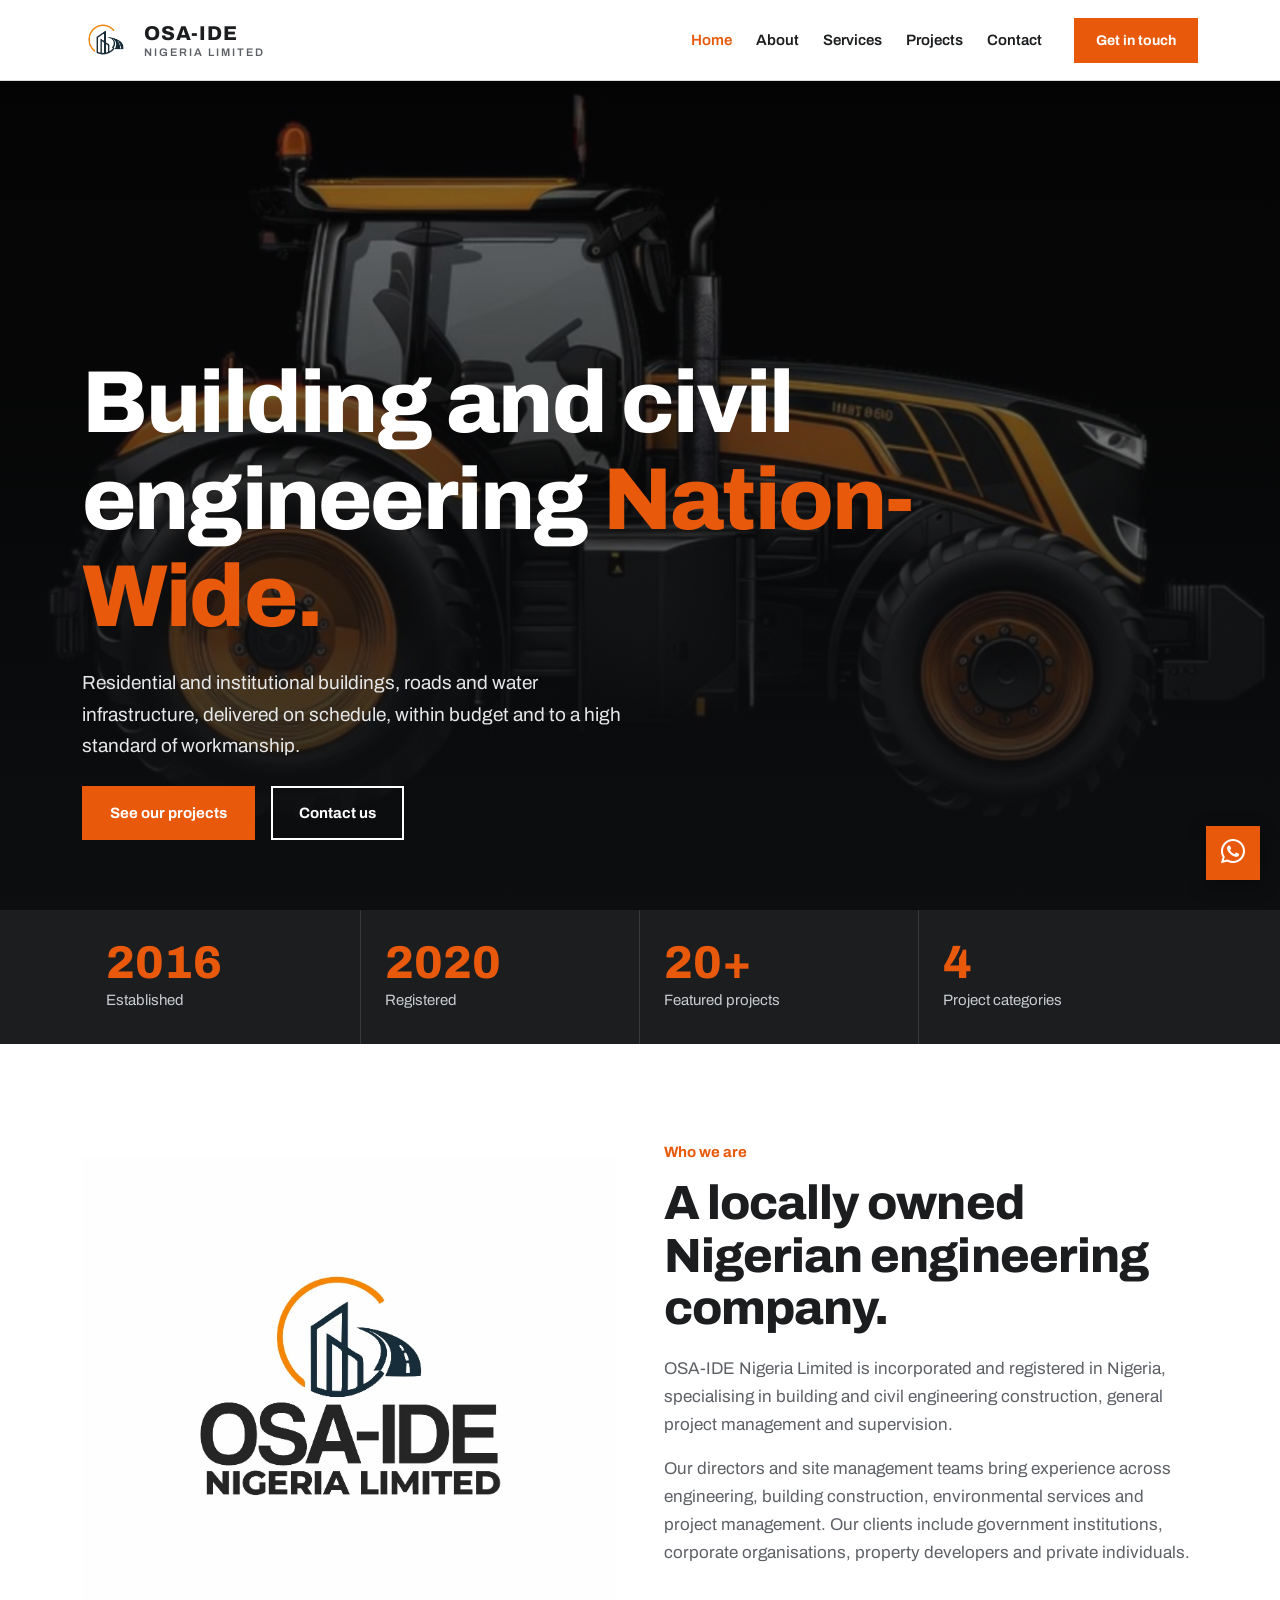
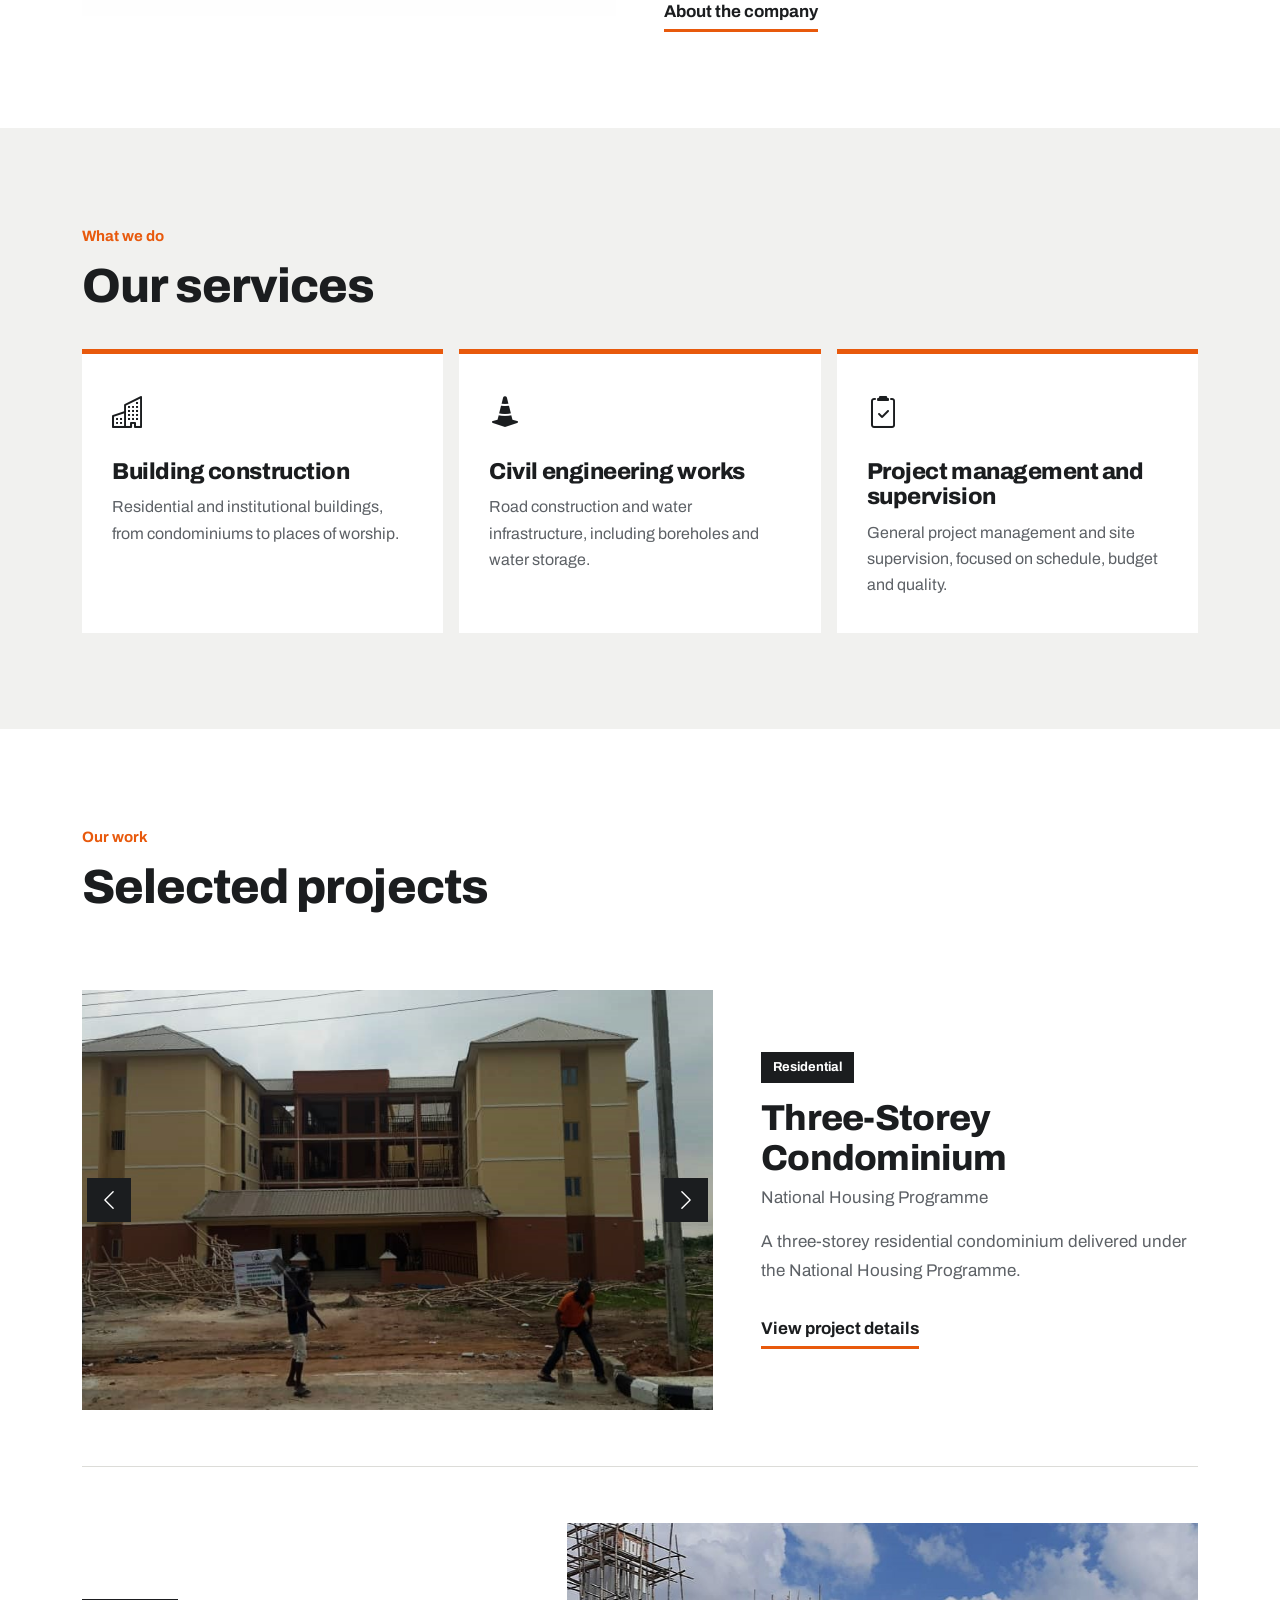
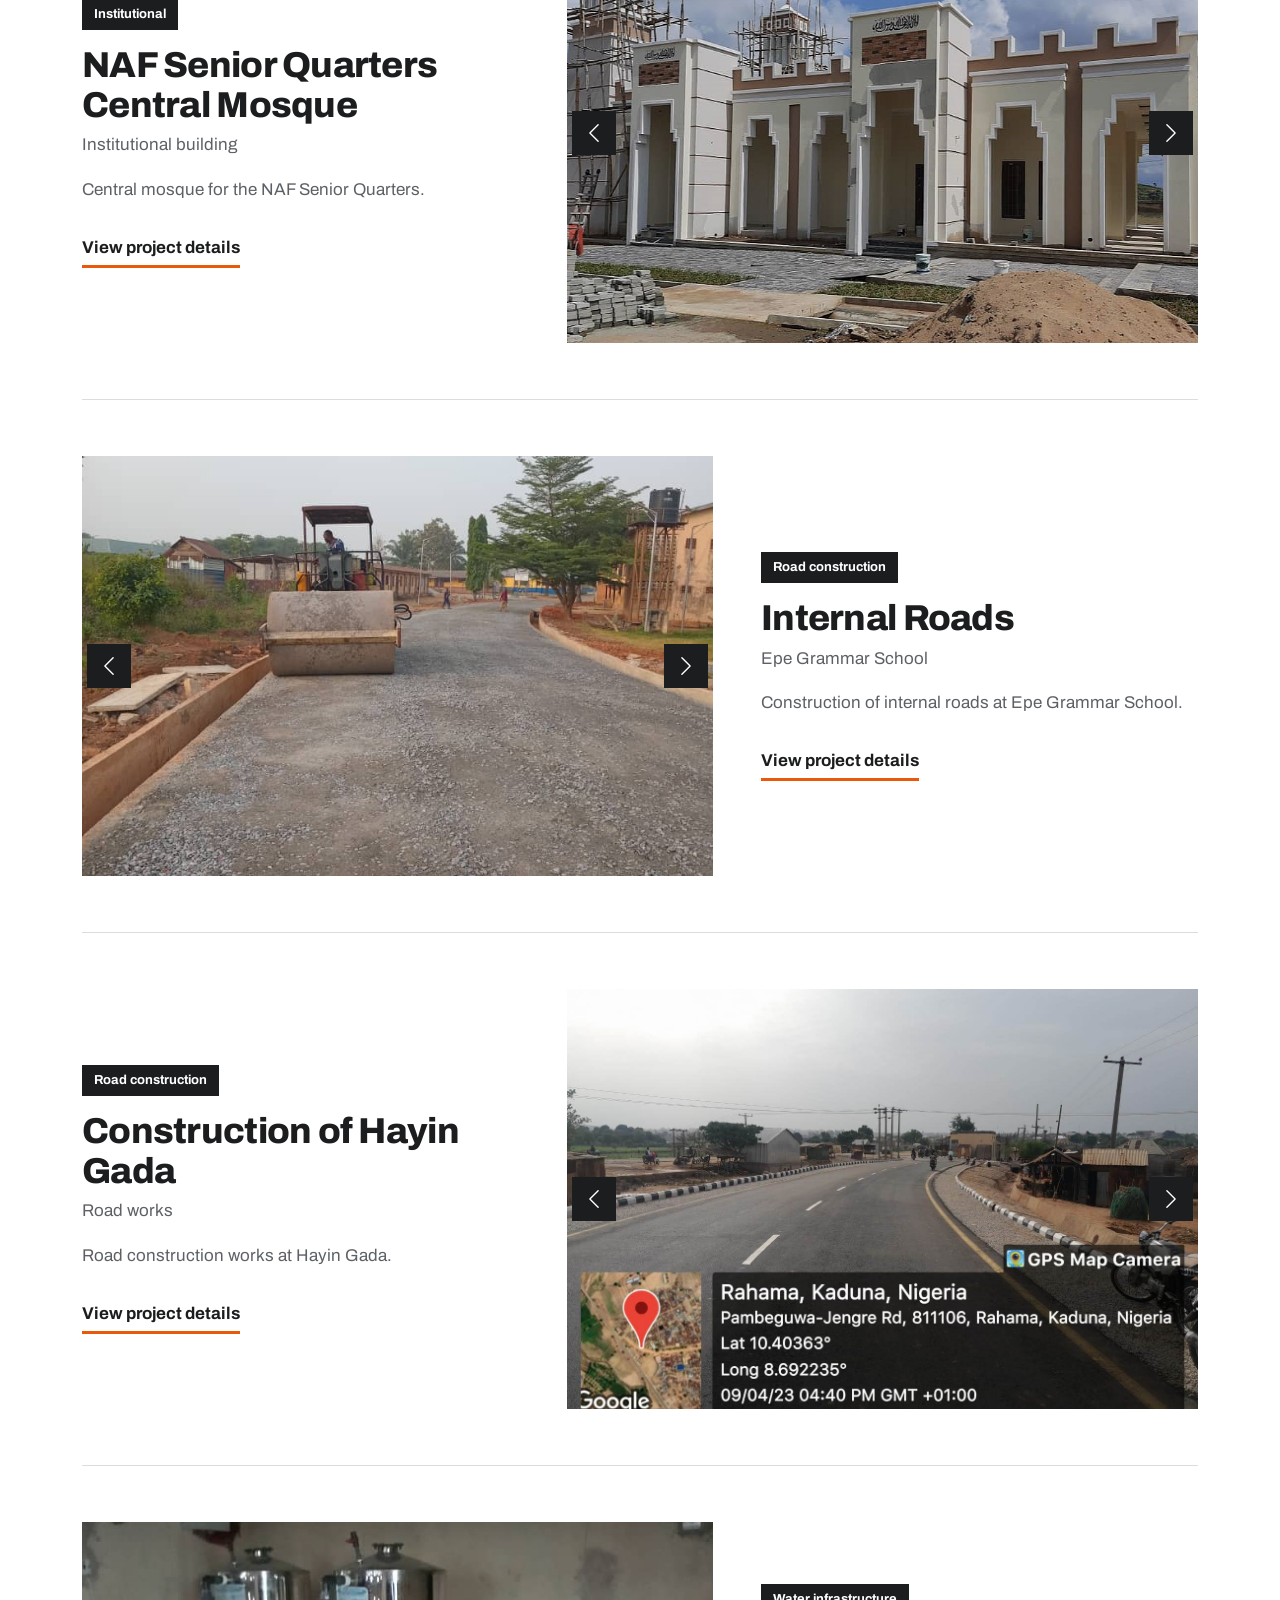
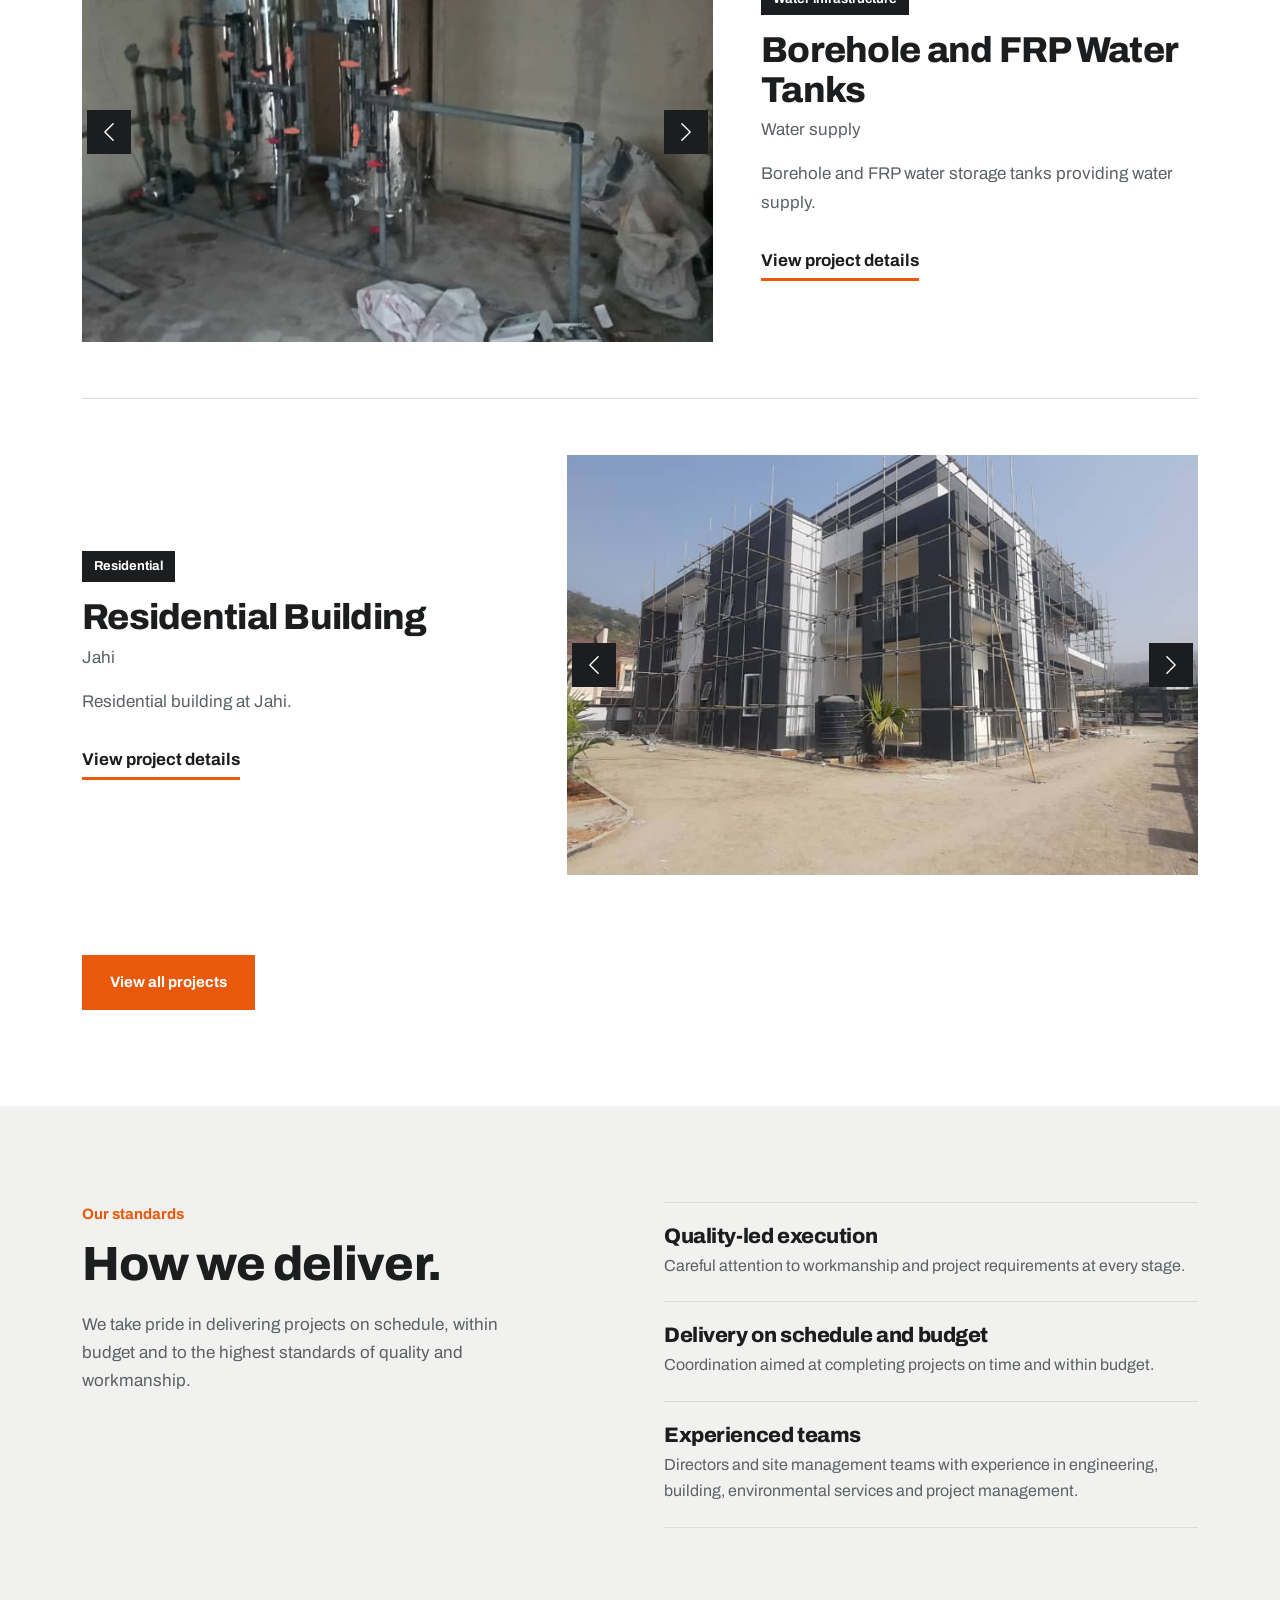
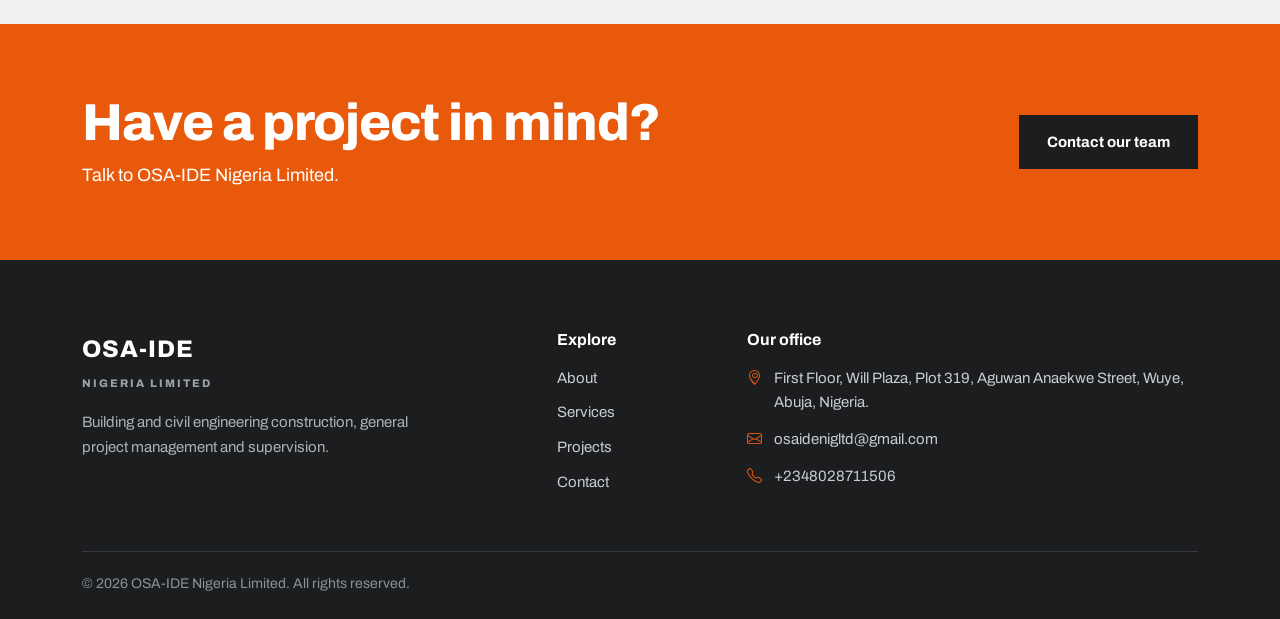
<file: index.html>
<!DOCTYPE html>
<html lang="en">

<head>
  <meta charset="UTF-8">
  <meta name="viewport" content="width=device-width, initial-scale=1.0">
  <title>OSA-IDE Nigeria Limited | Building and Civil Engineering, Abuja</title>
  <meta name="description" content="OSA-IDE Nigeria Limited is a Nigerian building and civil engineering construction company in Abuja, offering general project management and supervision.">
  <meta property="og:title" content="OSA-IDE Nigeria Limited">
  <meta property="og:description" content="Building and civil engineering construction in Abuja, Nigeria.">
  <meta property="og:image" content="images/hero.jpg">

  <!-- LOGO / FAVICON: images/logo.png -->
  <link rel="icon" href="images/logo.png">
  <link href="https://cdn.jsdelivr.net/npm/bootstrap@5.3.3/dist/css/bootstrap.min.css" rel="stylesheet">
  <link rel="preconnect" href="https://fonts.googleapis.com">
  <link rel="preconnect" href="https://fonts.gstatic.com" crossorigin>
  <link href="https://fonts.googleapis.com/css2?family=Archivo:wght@400;500;600;700;800&display=swap" rel="stylesheet">
  <link rel="stylesheet" href="https://cdn.jsdelivr.net/npm/bootstrap-icons@1.11.3/font/bootstrap-icons.min.css">
  <link rel="stylesheet" href="style.css">
</head>

<body>

  <nav class="navbar navbar-expand-lg site-navbar sticky-top" aria-label="Main">
    <div class="container">
      <a class="navbar-brand d-flex align-items-center gap-3" href="index.html">
        <!-- ===== IMAGE: COMPANY LOGO. File: images/logo.png (square or transparent PNG, about 200x200px) ===== -->
        <img src="./IMAGES/LOGO/logo.png" alt="OSA-IDE logo" class="brand-logo" width="46" height="46">
        <span class="brand-name">OSA-IDE<small>NIGERIA LIMITED</small></span>
      </a>
      <button class="navbar-toggler" type="button" data-bs-toggle="collapse" data-bs-target="#mainNav" aria-controls="mainNav" aria-expanded="false" aria-label="Toggle navigation">
        <span class="navbar-toggler-icon"></span>
      </button>
      <div class="collapse navbar-collapse" id="mainNav">
        <ul class="navbar-nav ms-auto align-items-lg-center gap-lg-4">
          <li class="nav-item"><a class="nav-link active" href="index.html" aria-current="page">Home</a></li>
          <li class="nav-item"><a class="nav-link" href="about.html">About</a></li>
          <li class="nav-item"><a class="nav-link" href="services.html">Services</a></li>
          <li class="nav-item"><a class="nav-link" href="projects.html">Projects</a></li>
          <li class="nav-item"><a class="nav-link" href="contact.html">Contact</a></li>
          <li class="nav-item ms-lg-2"><a href="contact.html" class="btn btn-orange nav-cta">Get in touch</a></li>
        </ul>
      </div>
    </div>
  </nav>

  <!-- ===== HERO =====
       IMAGE: HERO BACKGROUND. File: images/hero.jpg
       Use your best wide project photo (landscape, at least 1800px across, under 400KB).
       It is loaded in css/style.css under "hero". Until it exists, the hero shows plain concrete grey. -->
  <header class="hero">
    <div class="container hero-inner">
      <h1>Building and civil engineering <b>Nation-Wide.</b></h1>
      <p>Residential and institutional buildings, roads and water infrastructure, delivered on schedule, within budget and to a high standard of workmanship.</p>
      <div class="d-flex flex-wrap gap-3 mt-4">
        <a href="projects.html" class="btn btn-orange btn-lg">See our projects</a>
        <a href="contact.html" class="btn btn-line btn-lg">Contact us</a>
      </div>
    </div>
  </header>

  <section class="stats" aria-label="Company facts">
    <div class="container">
      <div class="row g-0">
        <div class="col-6 col-lg-3"><div class="stat"><strong>2016</strong><span>Established</span></div></div>
        <div class="col-6 col-lg-3"><div class="stat"><strong>2020</strong><span>Registered</span></div></div>
        <div class="col-6 col-lg-3"><div class="stat"><strong>20+</strong><span>Featured projects</span></div></div>
        <div class="col-6 col-lg-3"><div class="stat"><strong>4</strong><span>Project categories</span></div></div>
      </div>
    </div>
  </section>

  <main>

    <section class="pad">
      <div class="container">
        <div class="row align-items-center g-5">
          <div class="col-lg-6">
            <!-- ===== IMAGE: COMPANY / PROJECT PHOTO. File: images/company-building.jpg (landscape, about 1200x800px) ===== -->
            <div class="intro-img ph" data-path="images/company-building.jpg">
              <img src="./IMAGES/LOGO/Osaide.jpg" alt="An OSA-IDE construction project" loading="lazy" data-fallback>
            </div>
          </div>
          <div class="col-lg-6">
            <p class="label">Who we are</p>
            <h2 class="title">A locally owned Nigerian engineering company.</h2>
            <p class="lead-copy">OSA-IDE Nigeria Limited is incorporated and registered in Nigeria, specialising in building and civil engineering construction, general project management and supervision.</p>
            <p class="lead-copy">Our directors and site management teams bring experience across engineering, building construction, environmental services and project management. Our clients include government institutions, corporate organisations, property developers and private individuals.</p>
            <a href="about.html" class="more">About the company</a>
          </div>
        </div>
      </div>
    </section>

    <!-- SERVICES: draft list. Confirm with your dad before publishing. -->
    <section class="pad bg-grey">
      <div class="container">
        <p class="label">What we do</p>
        <h2 class="title">Our services</h2>
        <div class="row g-3 mt-2">
          <div class="col-md-4">
            <div class="service">
              <i class="bi bi-buildings" aria-hidden="true"></i>
              <h3>Building construction</h3>
              <p>Residential and institutional buildings, from condominiums to places of worship.</p>
            </div>
          </div>
          <div class="col-md-4">
            <div class="service">
              <i class="bi bi-cone-striped" aria-hidden="true"></i>
              <h3>Civil engineering works</h3>
              <p>Road construction and water infrastructure, including boreholes and water storage.</p>
            </div>
          </div>
          <div class="col-md-4">
            <div class="service">
              <i class="bi bi-clipboard2-check" aria-hidden="true"></i>
              <h3>Project management and supervision</h3>
              <p>General project management and site supervision, focused on schedule, budget and quality.</p>
            </div>
          </div>
        </div>
      </div>
    </section>

    <!-- ===== PROJECTS: each has a five-photo slider. Photo folders are named in each comment below. ===== -->
    <section class="pad">
      <div class="container">
        <p class="label">Our work</p>
        <h2 class="title">Selected projects</h2>

        <!-- PROJECT 1: Three-Storey Condominium. PHOTOS: images/projects/condominium/image1.jpg to image5.jpg (landscape, about 1400x900px) -->
        <article class="project">
          <div class="row g-5 align-items-center">
            <div class="col-lg-7">
              <div id="car-condominium" class="carousel slide" aria-label="Three-Storey Condominium photos">
                <div class="carousel-inner">
                  <div class="carousel-item ph active" data-path="images/projects/condominium/image1.jpg"><img src="./IMAGES/Condominium/Image1.jpg" alt="Three-Storey Condominium, photo 1 of 5" loading="lazy" data-fallback></div>
                  <div class="carousel-item ph" data-path="images/projects/condominium/image2.jpg"><img src="./IMAGES/Condominium/Image2.jpg" alt="Three-Storey Condominium, photo 2 of 5" loading="lazy" data-fallback></div>
                  <div class="carousel-item ph" data-path="images/projects/condominium/image3.jpg"><img src="./IMAGES/Condominium/Image3.jpg" alt="Three-Storey Condominium, photo 3 of 5" loading="lazy" data-fallback></div>
                  <div class="carousel-item ph" data-path="images/projects/condominium/image4.jpg"><img src="./IMAGES/Condominium/Image4.jpg" alt="Three-Storey Condominium, photo 4 of 5" loading="lazy" data-fallback></div>
                  <div class="carousel-item ph" data-path="images/projects/condominium/image5.jpg"><img src="./IMAGES/Condominium/Image5.jpg" alt="Three-Storey Condominium, photo 5 of 5" loading="lazy" data-fallback></div>
                </div>
                <button class="carousel-control-prev" type="button" data-bs-target="#car-condominium" data-bs-slide="prev" aria-label="Previous photo"><span class="carousel-control-prev-icon"></span></button>
                <button class="carousel-control-next" type="button" data-bs-target="#car-condominium" data-bs-slide="next" aria-label="Next photo"><span class="carousel-control-next-icon"></span></button>
              </div>
            </div>
            <div class="col-lg-5">
              <span class="tag">Residential</span>
              <h3>Three-Storey Condominium</h3>
              <p class="where">National Housing Programme</p>
              <p class="lead-copy">A three-storey residential condominium delivered under the National Housing Programme.</p>
              <a class="more" href="project.html?p=condominium">View project details</a>
            </div>
          </div>
        </article>

        <!-- PROJECT 2: NAF Senior Quarters Central Mosque. PHOTOS: images/projects/mosque/image1.jpg to image5.jpg (landscape, about 1400x900px) -->
        <article class="project">
          <div class="row g-5 align-items-center">
            <div class="col-lg-7 order-lg-2">
              <div id="car-mosque" class="carousel slide" aria-label="NAF Senior Quarters Central Mosque photos">
                <div class="carousel-inner">
                  <div class="carousel-item ph active" data-path="images/projects/mosque/image1.jpg"><img src="./IMAGES/Mosque/Image1.jpg" alt="NAF Senior Quarters Central Mosque, photo 1 of 5" loading="lazy" data-fallback></div>
                  <div class="carousel-item ph" data-path="images/projects/mosque/image2.jpg"><img src="./IMAGES/Mosque/Image2.jpg" alt="NAF Senior Quarters Central Mosque, photo 2 of 5" loading="lazy" data-fallback></div>
                  <div class="carousel-item ph" data-path="images/projects/mosque/image3.jpg"><img src="./IMAGES/Mosque/image3.jpg" alt="NAF Senior Quarters Central Mosque, photo 3 of 5" loading="lazy" data-fallback></div>
                  <div class="carousel-item ph" data-path="images/projects/mosque/image4.jpg"><img src="./IMAGES/Mosque/image4.jpg" alt="NAF Senior Quarters Central Mosque, photo 4 of 5" loading="lazy" data-fallback></div>
                  <div class="carousel-item ph" data-path="images/projects/mosque/image5.jpg"><img src="./IMAGES/Mosque/image5.jpg" alt="NAF Senior Quarters Central Mosque, photo 5 of 5" loading="lazy" data-fallback></div>
                </div>
                <button class="carousel-control-prev" type="button" data-bs-target="#car-mosque" data-bs-slide="prev" aria-label="Previous photo"><span class="carousel-control-prev-icon"></span></button>
                <button class="carousel-control-next" type="button" data-bs-target="#car-mosque" data-bs-slide="next" aria-label="Next photo"><span class="carousel-control-next-icon"></span></button>
              </div>
            </div>
            <div class="col-lg-5">
              <span class="tag">Institutional</span>
              <h3>NAF Senior Quarters Central Mosque</h3>
              <p class="where">Institutional building</p>
              <p class="lead-copy">Central mosque for the NAF Senior Quarters.</p>
              <a class="more" href="project.html?p=mosque">View project details</a>
            </div>
          </div>
        </article>

        <!-- PROJECT 3: Internal Roads. PHOTOS: images/projects/epe-roads/image1.jpg to image5.jpg (landscape, about 1400x900px) -->
        <article class="project">
          <div class="row g-5 align-items-center">
            <div class="col-lg-7">
              <div id="car-epe-roads" class="carousel slide" aria-label="Internal Roads photos">
                <div class="carousel-inner">
                  <div class="carousel-item ph active" data-path="images/projects/epe-roads/image1.jpg"><img src="./IMAGES/InternalRoad/2.jpg" alt="Internal Roads, photo 1 of 5" loading="lazy" data-fallback></div>
                  <div class="carousel-item ph" data-path="images/projects/epe-roads/image5.jpg"><img src="./IMAGES/InternalRoad/5.jpg" alt="Internal Roads, photo 2 of 5" loading="lazy" data-fallback></div>
                  <div class="carousel-item ph" data-path="images/projects/epe-roads/image3.jpg"><img src="./IMAGES/InternalRoad/4.jpg" alt="Internal Roads, photo 3 of 5" loading="lazy" data-fallback></div>
                  <div class="carousel-item ph" data-path="images/projects/epe-roads/image4.jpg"><img src="./IMAGES/InternalRoad/6.jpg" alt="Internal Roads, photo 4 of 5" loading="lazy" data-fallback></div>
                  <div class="carousel-item ph" data-path="images/projects/epe-roads/image5.jpg"><img src="./IMAGES/InternalRoad/7.jpg" alt="Internal Roads, photo 5 of 5" loading="lazy" data-fallback></div>
                </div>
                <button class="carousel-control-prev" type="button" data-bs-target="#car-epe-roads" data-bs-slide="prev" aria-label="Previous photo"><span class="carousel-control-prev-icon"></span></button>
                <button class="carousel-control-next" type="button" data-bs-target="#car-epe-roads" data-bs-slide="next" aria-label="Next photo"><span class="carousel-control-next-icon"></span></button>
              </div>
            </div>
            <div class="col-lg-5">
              <span class="tag">Road construction</span>
              <h3>Internal Roads</h3>
              <p class="where">Epe Grammar School</p>
              <p class="lead-copy">Construction of internal roads at Epe Grammar School.</p>
              <a class="more" href="project.html?p=epe-roads">View project details</a>
            </div>
          </div>
        </article>

        <!-- PROJECT 4: Construction of Hayin Gada. PHOTOS: images/projects/hayin-gada/image1.jpg to image5.jpg (landscape, about 1400x900px) -->
        <article class="project">
          <div class="row g-5 align-items-center">
            <div class="col-lg-7 order-lg-2">
              <div id="car-hayin-gada" class="carousel slide" aria-label="Construction of Hayin Gada photos">
                <div class="carousel-inner">
                  <div class="carousel-item ph active" data-path="images/projects/hayin-gada/image1.jpg"><img src="./IMAGES/HayinGada/Image1.jpg" alt="Construction of Hayin Gada, photo 1 of 5" loading="lazy" data-fallback></div>
                  <div class="carousel-item ph" data-path="images/projects/hayin-gada/image2.jpg"><img src="./IMAGES/HayinGada/Image2.jpg" alt="Construction of Hayin Gada, photo 2 of 5" loading="lazy" data-fallback></div>
                  <div class="carousel-item ph" data-path="images/projects/hayin-gada/image3.jpg"><img src="./IMAGES/HayinGada/Image3.jpg" alt="Construction of Hayin Gada, photo 3 of 5" loading="lazy" data-fallback></div>
                  <div class="carousel-item ph" data-path="images/projects/hayin-gada/image4.jpg"><img src="./IMAGES/HayinGada/Image4.jpg" alt="Construction of Hayin Gada, photo 4 of 5" loading="lazy" data-fallback></div>
                  <div class="carousel-item ph" data-path="images/projects/hayin-gada/image5.jpg"><img src="./IMAGES/HayinGada/Image5.jpg" alt="Construction of Hayin Gada, photo 5 of 5" loading="lazy" data-fallback></div>
                </div>
                <button class="carousel-control-prev" type="button" data-bs-target="#car-hayin-gada" data-bs-slide="prev" aria-label="Previous photo"><span class="carousel-control-prev-icon"></span></button>
                <button class="carousel-control-next" type="button" data-bs-target="#car-hayin-gada" data-bs-slide="next" aria-label="Next photo"><span class="carousel-control-next-icon"></span></button>
              </div>
            </div>
            <div class="col-lg-5">
              <span class="tag">Road construction</span>
              <h3>Construction of Hayin Gada</h3>
              <p class="where">Road works</p>
              <p class="lead-copy">Road construction works at Hayin Gada.</p>
              <a class="more" href="project.html?p=hayin-gada">View project details</a>
            </div>
          </div>
        </article>

        <!-- PROJECT 5: Borehole and FRP Water Tanks. PHOTOS: images/projects/borehole/image1.jpg to image5.jpg (landscape, about 1400x900px) -->
        <article class="project">
          <div class="row g-5 align-items-center">
            <div class="col-lg-7">
              <div id="car-borehole" class="carousel slide" aria-label="Borehole and FRP Water Tanks photos">
                <div class="carousel-inner">
                  <div class="carousel-item ph active" data-path="images/projects/borehole/image1.jpg"><img src="./IMAGES/Borehole/Image1.jpg" alt="Borehole and FRP Water Tanks, photo 1 of 5" loading="lazy" data-fallback></div>
                  <div class="carousel-item ph" data-path="images/projects/borehole/image2.jpg"><img src="./IMAGES/Borehole/Image2.jpg" alt="Borehole and FRP Water Tanks, photo 2 of 5" loading="lazy" data-fallback></div>
                  <div class="carousel-item ph" data-path="images/projects/borehole/image3.jpg"><img src="./IMAGES/Borehole/Image3.jpg" alt="Borehole and FRP Water Tanks, photo 3 of 5" loading="lazy" data-fallback></div>
                  <div class="carousel-item ph" data-path="images/projects/borehole/image4.jpg"><img src="./IMAGES/Borehole/Image4.jpg" alt="Borehole and FRP Water Tanks, photo 4 of 5" loading="lazy" data-fallback></div>
                  <div class="carousel-item ph" data-path="images/projects/borehole/image5.jpg"><img src="./IMAGES/Borehole/Image5.jpg" alt="Borehole and FRP Water Tanks, photo 5 of 5" loading="lazy" data-fallback></div>
                </div>
                <button class="carousel-control-prev" type="button" data-bs-target="#car-borehole" data-bs-slide="prev" aria-label="Previous photo"><span class="carousel-control-prev-icon"></span></button>
                <button class="carousel-control-next" type="button" data-bs-target="#car-borehole" data-bs-slide="next" aria-label="Next photo"><span class="carousel-control-next-icon"></span></button>
              </div>
            </div>
            <div class="col-lg-5">
              <span class="tag">Water infrastructure</span>
              <h3>Borehole and FRP Water Tanks</h3>
              <p class="where">Water supply</p>
              <p class="lead-copy">Borehole and FRP water storage tanks providing water supply.</p>
              <a class="more" href="project.html?p=borehole">View project details</a>
            </div>
          </div>
        </article>

        <!-- PROJECT 6: Residential Building. PHOTOS: images/projects/jahi-residence/image1.jpg to image5.jpg (landscape, about 1400x900px) -->
        <article class="project">
          <div class="row g-5 align-items-center">
            <div class="col-lg-7 order-lg-2">
              <div id="car-jahi-residence" class="carousel slide" aria-label="Residential Building photos">
                <div class="carousel-inner">
                  <div class="carousel-item ph active" data-path="images/projects/jahi-residence/image1.jpg"><img src="./IMAGES/ResidentialBuilding/Image1.jpg" alt="Residential Building, photo 1 of 5" loading="lazy" data-fallback></div>
                  <div class="carousel-item ph" data-path="images/projects/jahi-residence/image2.jpg"><img src="./IMAGES/ResidentialBuilding/Image2.jpg" alt="Residential Building, photo 2 of 5" loading="lazy" data-fallback></div>
                  <div class="carousel-item ph" data-path="images/projects/jahi-residence/image3.jpg"><img src="./IMAGES/ResidentialBuilding/Image3.jpg" alt="Residential Building, photo 3 of 5" loading="lazy" data-fallback></div>
                  <div class="carousel-item ph" data-path="images/projects/jahi-residence/image4.jpg"><img src="./IMAGES/ResidentialBuilding/Image4.jpg" alt="Residential Building, photo 4 of 5" loading="lazy" data-fallback></div>
                  <div class="carousel-item ph" data-path="images/projects/jahi-residence/image5.jpg"><img src="./IMAGES/ResidentialBuilding/Image5.jpg" alt="Residential Building, photo 5 of 5" loading="lazy" data-fallback></div>
                </div>
                <button class="carousel-control-prev" type="button" data-bs-target="#car-jahi-residence" data-bs-slide="prev" aria-label="Previous photo"><span class="carousel-control-prev-icon"></span></button>
                <button class="carousel-control-next" type="button" data-bs-target="#car-jahi-residence" data-bs-slide="next" aria-label="Next photo"><span class="carousel-control-next-icon"></span></button>
              </div>
            </div>
            <div class="col-lg-5">
              <span class="tag">Residential</span>
              <h3>Residential Building</h3>
              <p class="where">Jahi</p>
              <p class="lead-copy">Residential building at Jahi.</p>
              <a class="more" href="project.html?p=jahi-residence">View project details</a>
            </div>
          </div>
        </article>

        <div class="mt-4">
          <a href="projects.html" class="btn btn-orange btn-lg">View all projects</a>
        </div>
      </div>
    </section>

    <section class="pad bg-grey">
      <div class="container">
        <div class="row g-5">
          <div class="col-lg-5">
            <p class="label">Our standards</p>
            <h2 class="title">How we deliver.</h2>
            <p class="lead-copy">We take pride in delivering projects on schedule, within budget and to the highest standards of quality and workmanship.</p>
          </div>
          <div class="col-lg-6 offset-lg-1">
            <div class="standard">
              <h3>Quality-led execution</h3>
              <p>Careful attention to workmanship and project requirements at every stage.</p>
            </div>
            <div class="standard">
              <h3>Delivery on schedule and budget</h3>
              <p>Coordination aimed at completing projects on time and within budget.</p>
            </div>
            <div class="standard">
              <h3>Experienced teams</h3>
              <p>Directors and site management teams with experience in engineering, building, environmental services and project management.</p>
            </div>
          </div>
        </div>
      </div>
    </section>

    <section class="cta">
      <div class="container d-flex flex-wrap justify-content-between align-items-center gap-4">
        <div>
          <h2>Have a project in mind?</h2>
          <p>Talk to OSA-IDE Nigeria Limited.</p>
        </div>
        <a href="contact.html" class="btn btn-dark2 btn-lg">Contact our team</a>
      </div>
    </section>

  </main>

  <footer class="site-footer">
    <div class="container">
      <div class="row gy-5">
        <div class="col-lg-5">
          <a class="footer-brand" href="index.html">OSA-IDE<span>NIGERIA LIMITED</span></a>
          <p class="d">Building and civil engineering construction, general project management and supervision.</p>
        </div>
        <div class="col-6 col-lg-2 footer-links">
          <h4>Explore</h4>
          <a href="about.html">About</a>
          <a href="services.html">Services</a>
          <a href="projects.html">Projects</a>
          <a href="contact.html">Contact</a>
        </div>
        <div class="col-6 col-lg-5">
          <h4>Our office</h4>
          <p class="footer-contact"><i class="bi bi-geo-alt" aria-hidden="true"></i><span>First Floor, Will Plaza, Plot 319, Aguwan Anaekwe Street, Wuye, Abuja, Nigeria.</span></p>
          <!-- ===== EMAIL AND PHONE: do not type them here. Fill the CONTACT block at the top of js/script.js.
               They appear here automatically and stay hidden until you add them. ===== -->
          <p class="footer-contact js-email"><i class="bi bi-envelope" aria-hidden="true"></i><a href="#"></a></p>
          <p class="footer-contact js-phone"><i class="bi bi-telephone" aria-hidden="true"></i><a href="#"></a></p>
        </div>
      </div>
      <div class="footer-bottom">&copy; <span class="js-year">2026</span> OSA-IDE Nigeria Limited. All rights reserved.</div>
    </div>
  </footer>

  <!-- Becomes a WhatsApp button when you add the number in js/script.js -->
  <a href="contact.html" class="floating-contact" aria-label="Contact OSA-IDE"><i class="bi bi-chat-dots"></i></a>

  <script src="https://cdn.jsdelivr.net/npm/bootstrap@5.3.3/dist/js/bootstrap.bundle.min.js"></script>
  <script src="js/script.js"></script>
</body>

</html>
</file>
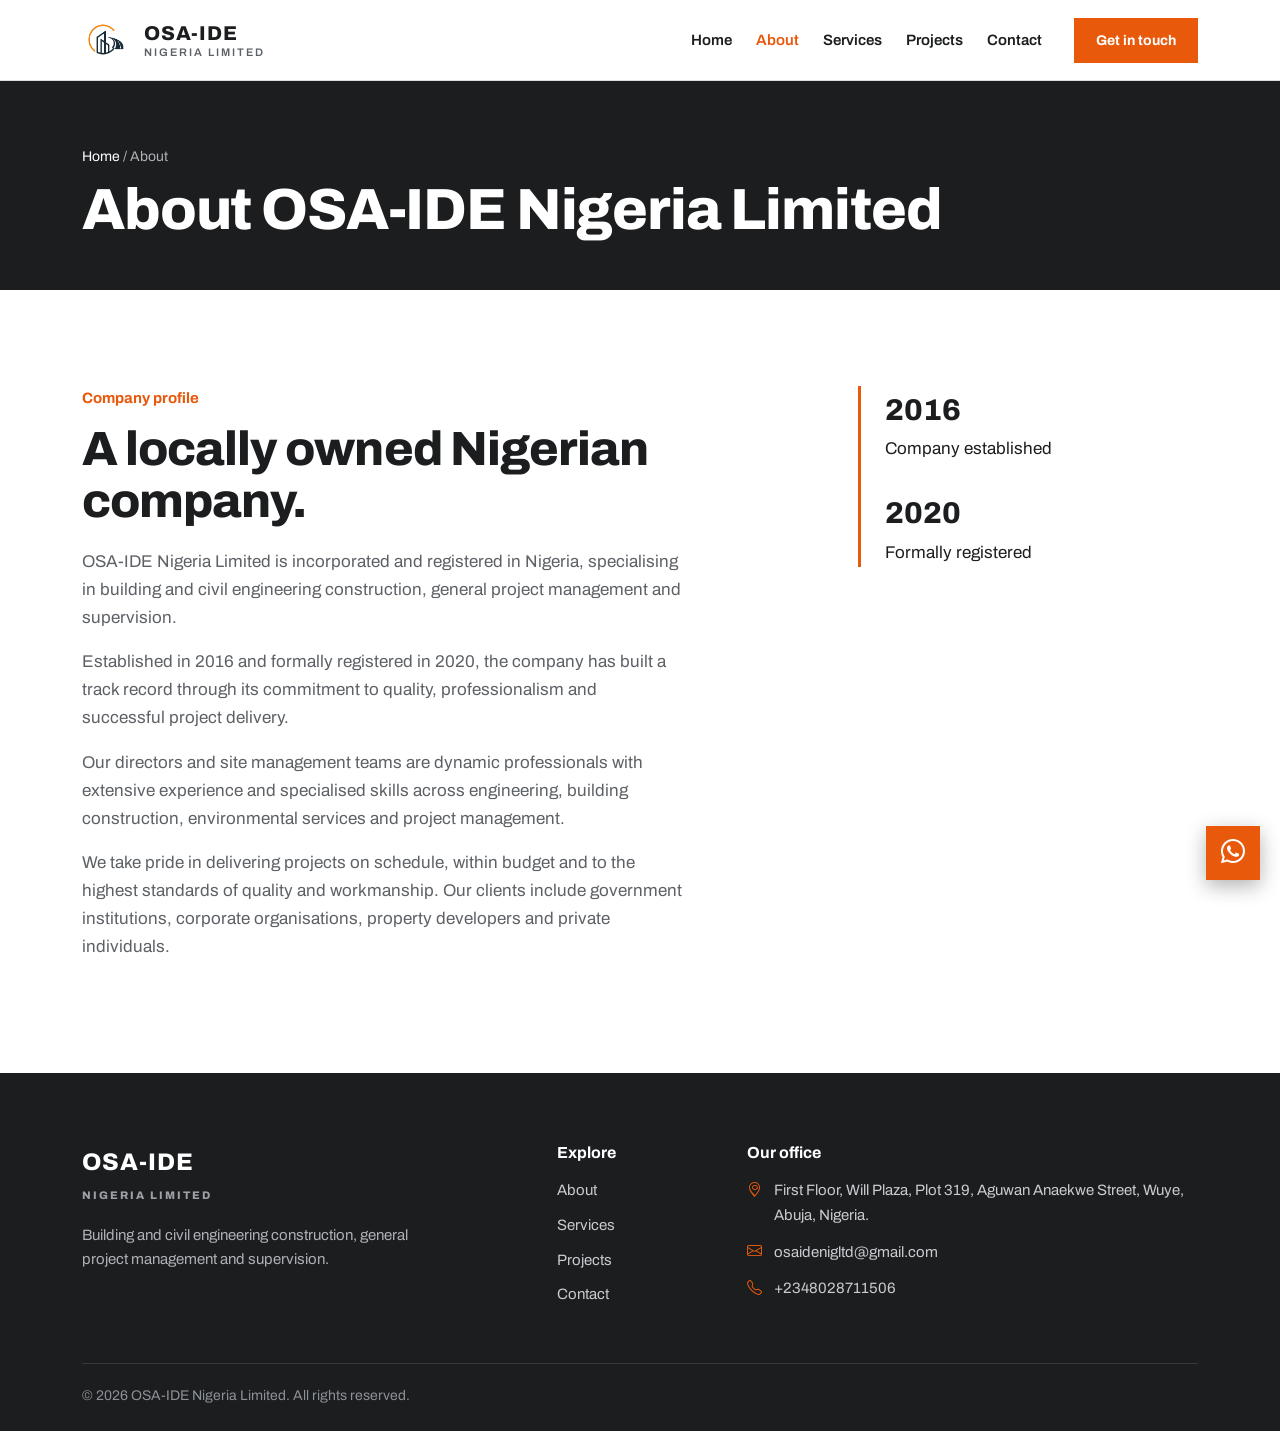
<file: about.html>
<!DOCTYPE html>
<html lang="en">
<head>
  <meta charset="UTF-8">
  <meta name="viewport" content="width=device-width, initial-scale=1.0">
  <title>About Us | OSA-IDE Nigeria Limited</title>
  <meta name="description" content="About OSA-IDE Nigeria Limited, a locally owned Nigerian building and civil engineering company.">
  <link rel="icon" href="./IMAGES/LOGO/logo.png">
  <link href="https://cdn.jsdelivr.net/npm/bootstrap@5.3.3/dist/css/bootstrap.min.css" rel="stylesheet">
  <link rel="preconnect" href="https://fonts.googleapis.com"><link rel="preconnect" href="https://fonts.gstatic.com" crossorigin>
  <link href="https://fonts.googleapis.com/css2?family=Archivo:wght@400;500;600;700;800&display=swap" rel="stylesheet">
  <link rel="stylesheet" href="https://cdn.jsdelivr.net/npm/bootstrap-icons@1.11.3/font/bootstrap-icons.min.css">
  <link rel="stylesheet" href="style.css">
  <link rel="stylesheet" href="project.css">
</head>
<body>
  <nav class="navbar navbar-expand-lg site-navbar sticky-top" aria-label="Main">
    <div class="container">
      <a class="navbar-brand d-flex align-items-center gap-3" href="index.html">
        <img src="./IMAGES/LOGO/logo.png" alt="OSA-IDE logo" class="brand-logo" width="46" height="46">
        <span class="brand-name">OSA-IDE<small>NIGERIA LIMITED</small></span>
      </a>
      <button class="navbar-toggler" type="button" data-bs-toggle="collapse" data-bs-target="#mainNav" aria-controls="mainNav" aria-expanded="false" aria-label="Toggle navigation"><span class="navbar-toggler-icon"></span></button>
      <div class="collapse navbar-collapse" id="mainNav">
        <ul class="navbar-nav ms-auto align-items-lg-center gap-lg-4">
          <li class="nav-item"><a class="nav-link" href="index.html">Home</a></li>
          <li class="nav-item"><a class="nav-link active" href="about.html" aria-current="page">About</a></li>
          <li class="nav-item"><a class="nav-link" href="services.html">Services</a></li>
          <li class="nav-item"><a class="nav-link" href="projects.html">Projects</a></li>
          <li class="nav-item"><a class="nav-link" href="contact.html">Contact</a></li>
          <li class="nav-item ms-lg-2"><a href="contact.html" class="btn btn-orange nav-cta">Get in touch</a></li>
        </ul>
      </div>
    </div>
  </nav>

  <header class="page-head"><div class="container"><div class="crumbs"><a href="index.html">Home</a> / About</div><h1>About OSA-IDE Nigeria Limited</h1></div></header>
  <main>
  <section class="pad"><div class="container"><div class="row g-5">
    <div class="col-lg-7">
      <p class="label">Company profile</p>
      <h2 class="title">A locally owned Nigerian company.</h2>
      <p class="lead-copy">OSA-IDE Nigeria Limited is incorporated and registered in Nigeria, specialising in building and civil engineering construction, general project management and supervision.</p>
      <p class="lead-copy">Established in 2016 and formally registered in 2020, the company has built a track record through its commitment to quality, professionalism and successful project delivery.</p>
      <p class="lead-copy">Our directors and site management teams are dynamic professionals with extensive experience and specialised skills across engineering, building construction, environmental services and project management.</p>
      <p class="lead-copy">We take pride in delivering projects on schedule, within budget and to the highest standards of quality and workmanship. Our clients include government institutions, corporate organisations, property developers and private individuals.</p>
    </div>
    <div class="col-lg-4 offset-lg-1"><div class="timeline">
      <div><strong>2016</strong>Company established</div>
      <div><strong>2020</strong>Formally registered</div>
    </div></div>
  </div></div></section>
  <!-- LEADERSHIP: add when your dad provides his name, title and photo.
       PHOTO: put it in IMAGES/ and add an <img> here. Mission, vision and values are also left out
       until he confirms them, so nothing unconfirmed is published. -->
  </main>
  <footer class="site-footer"><div class="container">
    <div class="row gy-5">
      <div class="col-lg-5"><a class="footer-brand" href="index.html">OSA-IDE<span>NIGERIA LIMITED</span></a>
        <p class="d">Building and civil engineering construction, general project management and supervision.</p></div>
      <div class="col-6 col-lg-2 footer-links"><h4>Explore</h4><a href="about.html">About</a><a href="services.html">Services</a><a href="projects.html">Projects</a><a href="contact.html">Contact</a></div>
      <div class="col-6 col-lg-5"><h4>Our office</h4>
        <p class="footer-contact"><i class="bi bi-geo-alt" aria-hidden="true"></i><span>First Floor, Will Plaza, Plot 319, Aguwan Anaekwe Street, Wuye, Abuja, Nigeria.</span></p>
        <p class="footer-contact js-email"><i class="bi bi-envelope" aria-hidden="true"></i><a href="#"></a></p>
        <p class="footer-contact js-phone"><i class="bi bi-telephone" aria-hidden="true"></i><a href="#"></a></p>
      </div>
    </div>
    <div class="footer-bottom">&copy; <span class="js-year">2026</span> OSA-IDE Nigeria Limited. All rights reserved.</div>
  </div></footer>
  <a href="contact.html" class="floating-contact" aria-label="Contact OSA-IDE"><i class="bi bi-chat-dots"></i></a>

  <script src="https://cdn.jsdelivr.net/npm/bootstrap@5.3.3/dist/js/bootstrap.bundle.min.js"></script>
  <script src="https://cdn.jsdelivr.net/npm/bootstrap@5.3.3/dist/js/bootstrap.bundle.min.js"></script>
  <script src="js/script.js"></script>
</body>
</html>
</file>
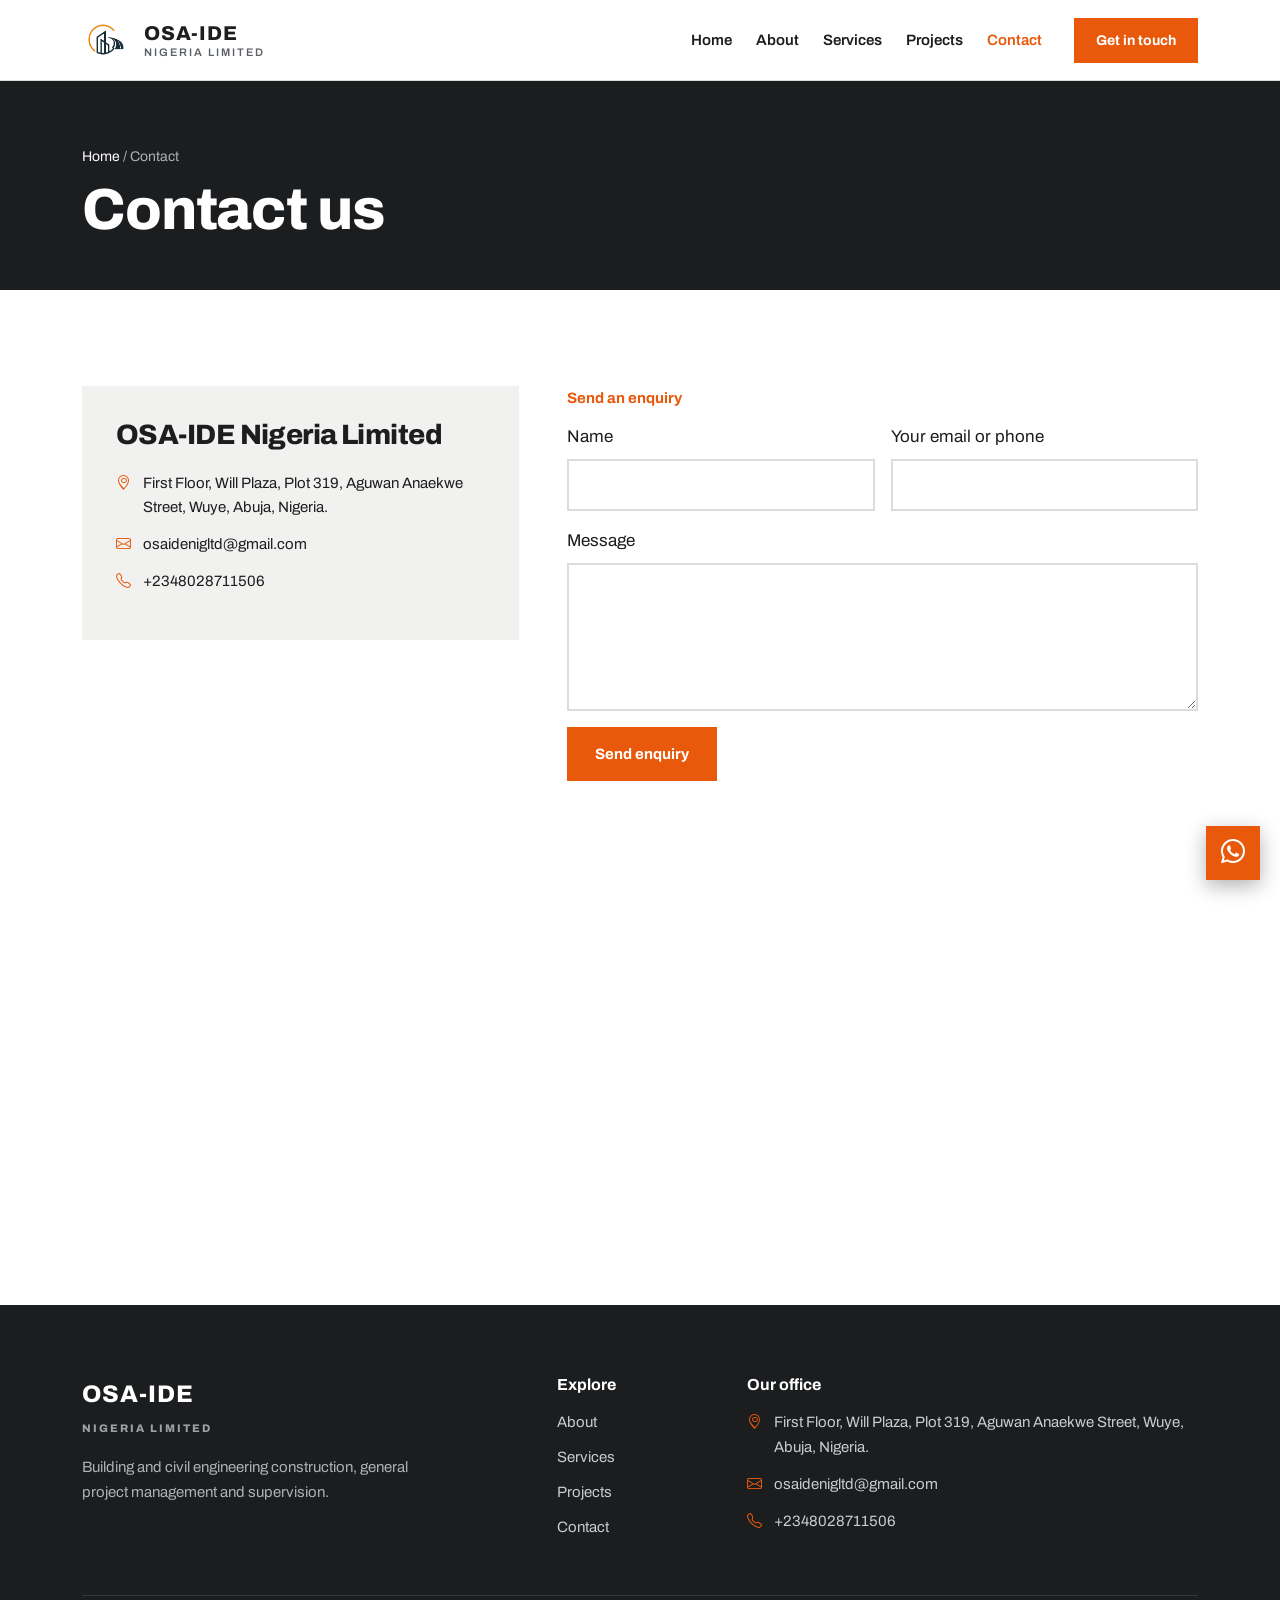
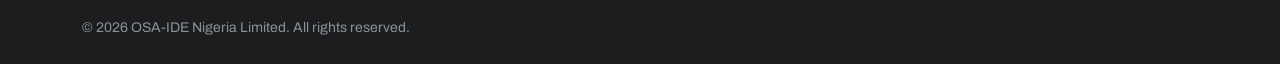
<file: contact.html>
<!DOCTYPE html>
<html lang="en">
<head>
  <meta charset="UTF-8">
  <meta name="viewport" content="width=device-width, initial-scale=1.0">
  <title>Contact | OSA-IDE Nigeria Limited</title>
  <meta name="description" content="Contact OSA-IDE Nigeria Limited, First Floor, Will Plaza, Plot 319, Aguwan Anaekwe Street, Wuye, Abuja.">
  <link rel="icon" href="./IMAGES/LOGO/logo.png">
  <link href="https://cdn.jsdelivr.net/npm/bootstrap@5.3.3/dist/css/bootstrap.min.css" rel="stylesheet">
  <link rel="preconnect" href="https://fonts.googleapis.com"><link rel="preconnect" href="https://fonts.gstatic.com" crossorigin>
  <link href="https://fonts.googleapis.com/css2?family=Archivo:wght@400;500;600;700;800&display=swap" rel="stylesheet">
  <link rel="stylesheet" href="https://cdn.jsdelivr.net/npm/bootstrap-icons@1.11.3/font/bootstrap-icons.min.css">
  <link rel="stylesheet" href="style.css">
  <link rel="stylesheet" href="project.css">
</head>
<body>
  <nav class="navbar navbar-expand-lg site-navbar sticky-top" aria-label="Main">
    <div class="container">
      <a class="navbar-brand d-flex align-items-center gap-3" href="index.html">
        <img src="./IMAGES/LOGO/logo.png" alt="OSA-IDE logo" class="brand-logo" width="46" height="46">
        <span class="brand-name">OSA-IDE<small>NIGERIA LIMITED</small></span>
      </a>
      <button class="navbar-toggler" type="button" data-bs-toggle="collapse" data-bs-target="#mainNav" aria-controls="mainNav" aria-expanded="false" aria-label="Toggle navigation"><span class="navbar-toggler-icon"></span></button>
      <div class="collapse navbar-collapse" id="mainNav">
        <ul class="navbar-nav ms-auto align-items-lg-center gap-lg-4">
          <li class="nav-item"><a class="nav-link" href="index.html">Home</a></li>
          <li class="nav-item"><a class="nav-link" href="about.html">About</a></li>
          <li class="nav-item"><a class="nav-link" href="services.html">Services</a></li>
          <li class="nav-item"><a class="nav-link" href="projects.html">Projects</a></li>
          <li class="nav-item"><a class="nav-link active" href="contact.html" aria-current="page">Contact</a></li>
          <li class="nav-item ms-lg-2"><a href="contact.html" class="btn btn-orange nav-cta">Get in touch</a></li>
        </ul>
      </div>
    </div>
  </nav>

  <header class="page-head"><div class="container"><div class="crumbs"><a href="index.html">Home</a> / Contact</div><h1>Contact us</h1></div></header>
  <main class="pad"><div class="container"><div class="row g-5">
    <div class="col-lg-5"><div class="contact-card">
      <h2 class="title" style="font-size:28px">OSA-IDE Nigeria Limited</h2>
      <p class="footer-contact"><i class="bi bi-geo-alt" aria-hidden="true"></i><span>First Floor, Will Plaza, Plot 319, Aguwan Anaekwe Street, Wuye, Abuja, Nigeria.</span></p>
      <!-- Email and phone fill in from the CONTACT block at the top of js/script.js -->
      <p class="footer-contact js-email"><i class="bi bi-envelope" aria-hidden="true"></i><a href="#"></a></p>
      <p class="footer-contact js-phone"><i class="bi bi-telephone" aria-hidden="true"></i><a href="#"></a></p>
    </div></div>
    <div class="col-lg-7">
      <p class="label">Send an enquiry</p>
      <form id="enq" class="row g-3">
        <div class="col-md-6"><label class="form-label" for="n">Name</label><input class="form-control" id="n" required></div>
        <div class="col-md-6"><label class="form-label" for="e">Your email or phone</label><input class="form-control" id="e" required></div>
        <div class="col-12"><label class="form-label" for="m">Message</label><textarea class="form-control" id="m" rows="5" required></textarea></div>
        <div class="col-12"><button class="btn btn-orange" type="submit">Send enquiry</button> <span id="note" class="ms-2"></span></div>
      </form>
    </div>
  </div></div>
  <div class="container mt-5"><iframe class="map" title="Map of OSA-IDE office" loading="lazy" src="https://www.google.com/maps?q=Will+Plaza,+Aguwan+Anaekwe+Street,+Wuye,+Abuja&output=embed"></iframe></div>
  </main>
  <footer class="site-footer"><div class="container">
    <div class="row gy-5">
      <div class="col-lg-5"><a class="footer-brand" href="index.html">OSA-IDE<span>NIGERIA LIMITED</span></a>
        <p class="d">Building and civil engineering construction, general project management and supervision.</p></div>
      <div class="col-6 col-lg-2 footer-links"><h4>Explore</h4><a href="about.html">About</a><a href="services.html">Services</a><a href="projects.html">Projects</a><a href="contact.html">Contact</a></div>
      <div class="col-6 col-lg-5"><h4>Our office</h4>
        <p class="footer-contact"><i class="bi bi-geo-alt" aria-hidden="true"></i><span>First Floor, Will Plaza, Plot 319, Aguwan Anaekwe Street, Wuye, Abuja, Nigeria.</span></p>
        <p class="footer-contact js-email"><i class="bi bi-envelope" aria-hidden="true"></i><a href="#"></a></p>
        <p class="footer-contact js-phone"><i class="bi bi-telephone" aria-hidden="true"></i><a href="#"></a></p>
      </div>
    </div>
    <div class="footer-bottom">&copy; <span class="js-year">2026</span> OSA-IDE Nigeria Limited. All rights reserved.</div>
  </div></footer>
  <a href="contact.html" class="floating-contact" aria-label="Contact OSA-IDE"><i class="bi bi-chat-dots"></i></a>

  <script src="https://cdn.jsdelivr.net/npm/bootstrap@5.3.3/dist/js/bootstrap.bundle.min.js"></script>
  <script src="https://cdn.jsdelivr.net/npm/bootstrap@5.3.3/dist/js/bootstrap.bundle.min.js"></script>
  <script>
  document.getElementById("enq").addEventListener("submit",function(ev){
    ev.preventDefault();
    var t="Enquiry from "+n.value, b=m.value+"\n\nFrom: "+n.value+" ("+e.value+")";
    if(CONTACT.whatsapp){window.open("https://wa.me/"+CONTACT.whatsapp+"?text="+encodeURIComponent(b),"_blank");}
    else if(CONTACT.email){location.href="mailto:"+CONTACT.email+"?subject="+encodeURIComponent(t)+"&body="+encodeURIComponent(b);}
    else{note.textContent="Add the company email or WhatsApp number in js/script.js to enable this form.";}
  });
  </script>
  <script src="js/script.js"></script>
</body>
</html>
</file>
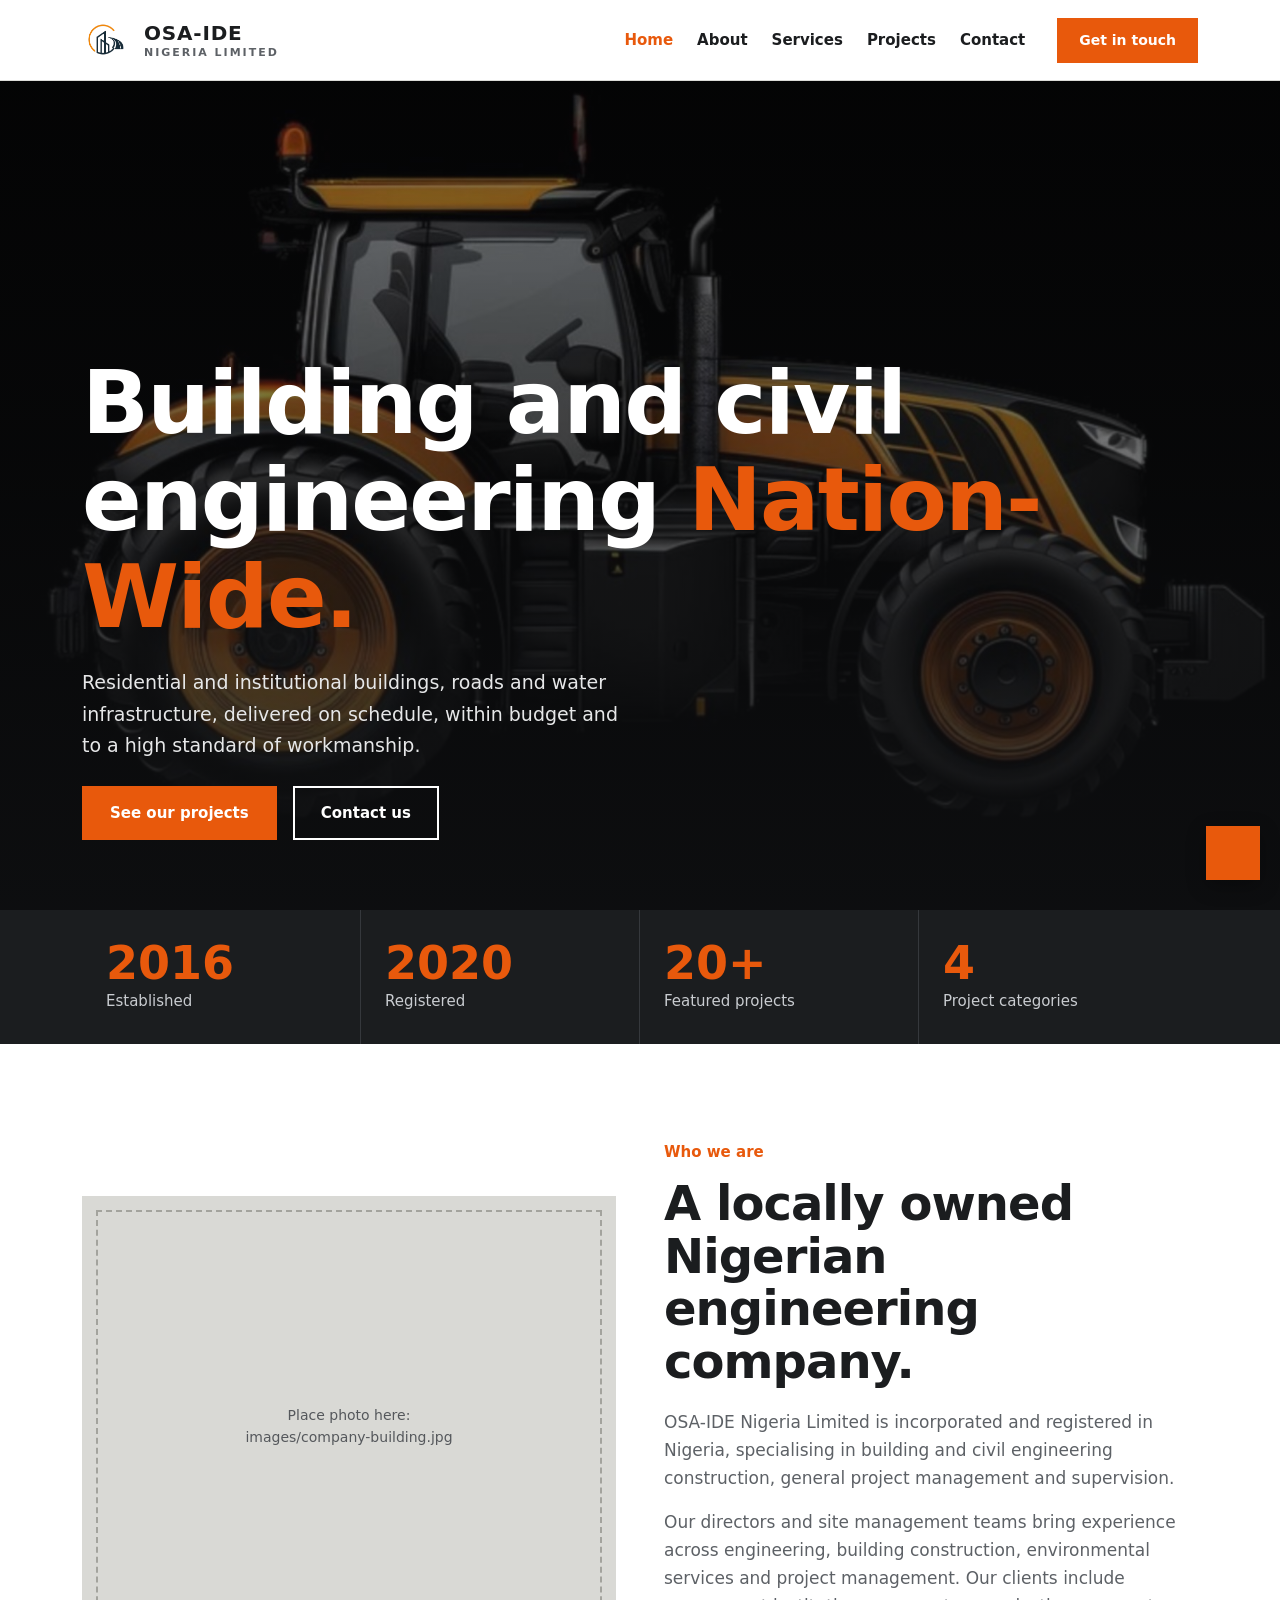
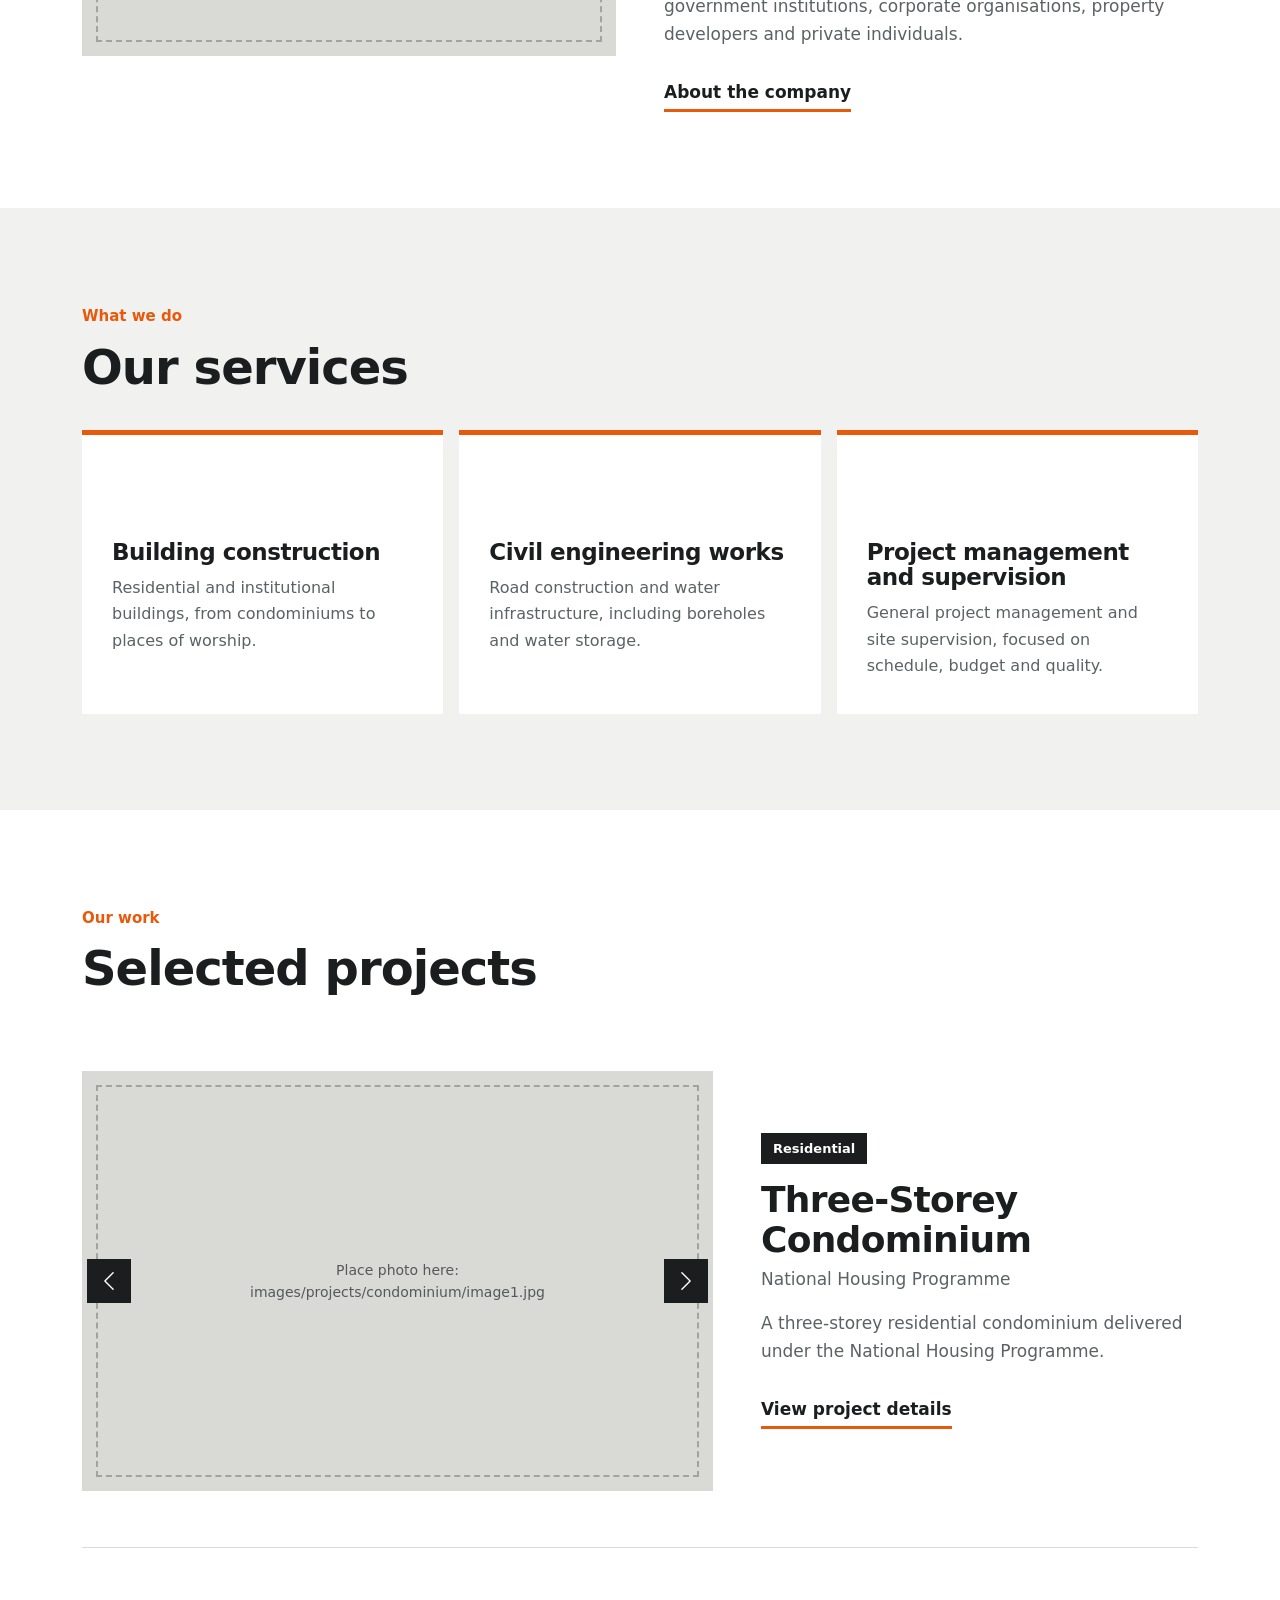
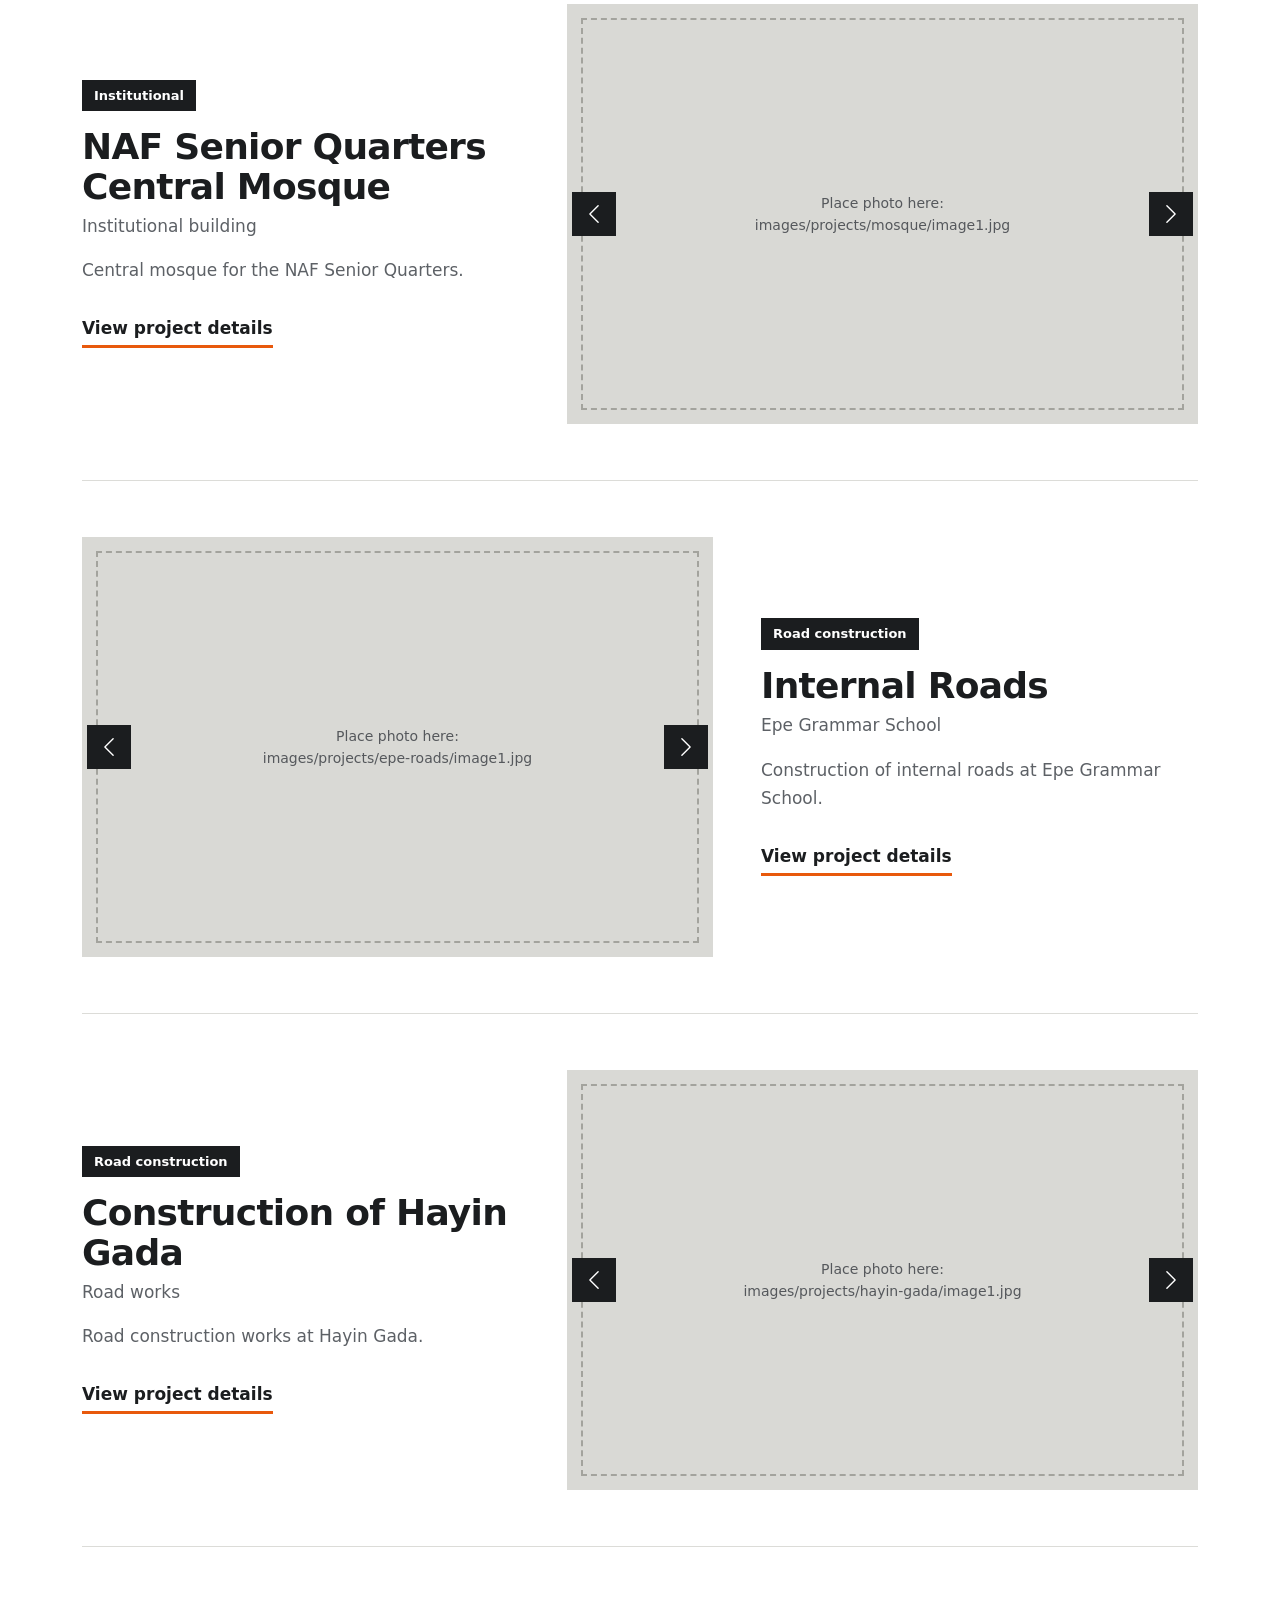
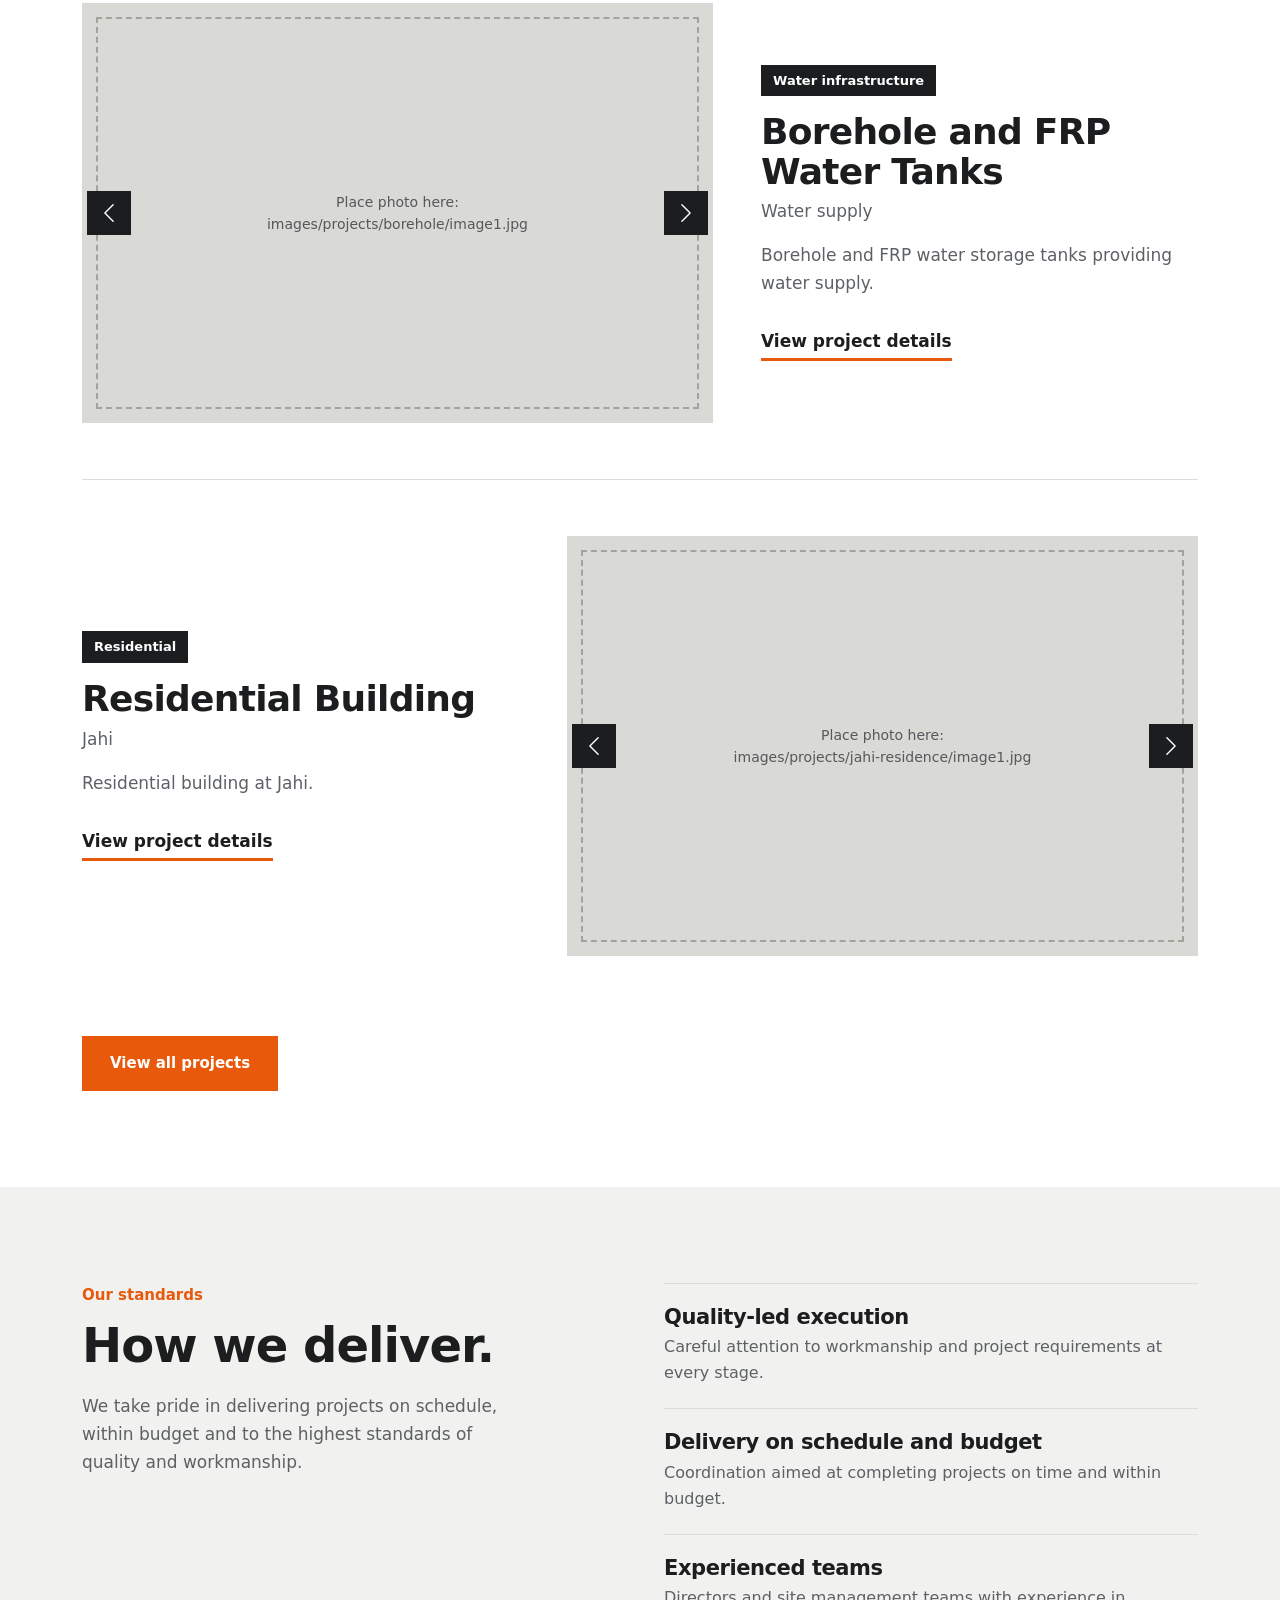
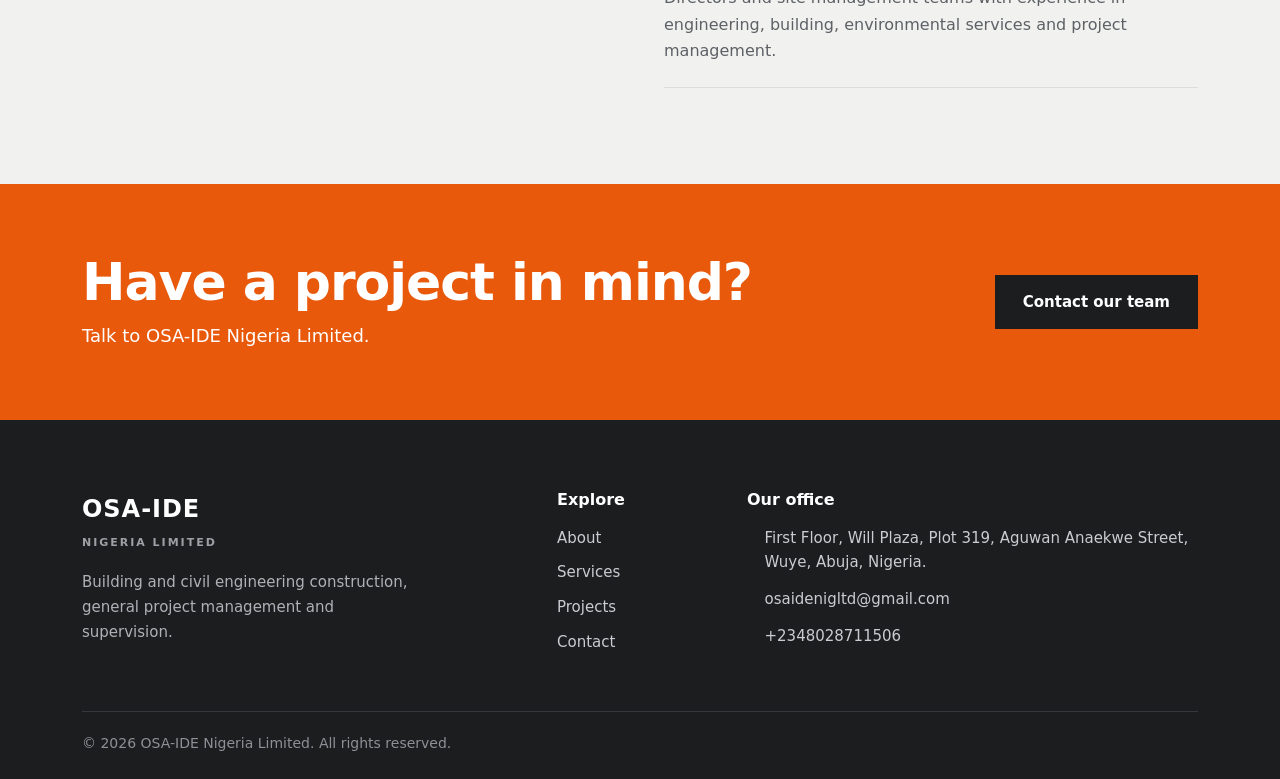
<file: project.html>
<!DOCTYPE html>
<html lang="en">
<head>
  <meta charset="UTF-8">
  <meta name="viewport" content="width=device-width, initial-scale=1.0">
  <title>Project | OSA-IDE Nigeria Limited</title>
  <link rel="icon" href="./IMAGES/LOGO/logo.png">
  <link href="https://cdn.jsdelivr.net/npm/bootstrap@5.3.3/dist/css/bootstrap.min.css" rel="stylesheet">
  <link rel="preconnect" href="https://fonts.googleapis.com"><link rel="preconnect" href="https://fonts.gstatic.com" crossorigin>
  <link href="https://fonts.googleapis.com/css2?family=Archivo:wght@400;500;600;700;800&display=swap" rel="stylesheet">
  <link rel="stylesheet" href="https://cdn.jsdelivr.net/npm/bootstrap-icons@1.11.3/font/bootstrap-icons.min.css">
  <link rel="stylesheet" href="style.css">
  <link rel="stylesheet" href="project.css">
</head>
<body>
  <nav class="navbar navbar-expand-lg site-navbar sticky-top" aria-label="Main">
    <div class="container">
      <a class="navbar-brand d-flex align-items-center gap-3" href="index.html">
        <img src="./IMAGES/LOGO/logo.png" alt="OSA-IDE logo" class="brand-logo" width="46" height="46">
        <span class="brand-name">OSA-IDE<small>NIGERIA LIMITED</small></span>
      </a>
      <button class="navbar-toggler" type="button" data-bs-toggle="collapse" data-bs-target="#mainNav" aria-controls="mainNav" aria-expanded="false" aria-label="Toggle navigation"><span class="navbar-toggler-icon"></span></button>
      <div class="collapse navbar-collapse" id="mainNav">
        <ul class="navbar-nav ms-auto align-items-lg-center gap-lg-4">
          <li class="nav-item"><a class="nav-link" href="index.html">Home</a></li>
          <li class="nav-item"><a class="nav-link" href="about.html">About</a></li>
          <li class="nav-item"><a class="nav-link" href="services.html">Services</a></li>
          <li class="nav-item"><a class="nav-link active" href="projects.html" aria-current="page">Projects</a></li>
          <li class="nav-item"><a class="nav-link" href="contact.html">Contact</a></li>
          <li class="nav-item ms-lg-2"><a href="contact.html" class="btn btn-orange nav-cta">Get in touch</a></li>
        </ul>
      </div>
    </div>
  </nav>

  <!-- ONE TEMPLATE FOR ALL SIX PROJECTS (project.html?p=mosque etc.).
       Text and photo paths come from js/projects.js -->
  <header class="page-head"><div class="container">
    <div class="crumbs"><a href="index.html#projects">Projects</a> / <span id="crumb"></span></div>
    <h1 id="p-title">Project</h1>
  </div></header>

  <main class="pad"><div class="container"><div class="row g-5">
    <div class="col-lg-8"><div class="gallery" id="p-gallery"></div></div>
    <div class="col-lg-4">
      <p class="label">Project details</p>
      <p class="lead-copy" id="p-summary"></p>
      <table class="facts"><tbody id="p-facts"></tbody></table>
      <a href="contact.html" class="btn btn-orange mt-4">Discuss a similar project</a>
      <a class="next-link mt-5" id="p-next" href="index.html"><small>Next project</small><strong></strong></a>
    </div>
  </div></div></main>

  <footer class="site-footer"><div class="container">
    <div class="row gy-5">
      <div class="col-lg-5"><a class="footer-brand" href="index.html">OSA-IDE<span>NIGERIA LIMITED</span></a>
        <p class="d">Building and civil engineering construction, general project management and supervision.</p></div>
      <div class="col-6 col-lg-2 footer-links"><h4>Explore</h4><a href="about.html">About</a><a href="services.html">Services</a><a href="projects.html">Projects</a><a href="contact.html">Contact</a></div>
      <div class="col-6 col-lg-5"><h4>Our office</h4>
        <p class="footer-contact"><i class="bi bi-geo-alt" aria-hidden="true"></i><span>First Floor, Will Plaza, Plot 319, Aguwan Anaekwe Street, Wuye, Abuja, Nigeria.</span></p>
        <p class="footer-contact js-email"><i class="bi bi-envelope" aria-hidden="true"></i><a href="#"></a></p>
        <p class="footer-contact js-phone"><i class="bi bi-telephone" aria-hidden="true"></i><a href="#"></a></p>
      </div>
    </div>
    <div class="footer-bottom">&copy; <span class="js-year">2026</span> OSA-IDE Nigeria Limited. All rights reserved.</div>
  </div></footer>
  <a href="contact.html" class="floating-contact" aria-label="Contact OSA-IDE"><i class="bi bi-chat-dots"></i></a>

  <script src="https://cdn.jsdelivr.net/npm/bootstrap@5.3.3/dist/js/bootstrap.bundle.min.js"></script>
  <script src="js/projects.js"></script>
  <script>
  PROJECTS_READY.then(function(){
    var id=new URLSearchParams(location.search).get("p");
    var i=PROJECTS.findIndex(function(p){return p.id===id});
    if(i<0){location.replace("index.html#projects");return;}
    var p=PROJECTS[i], n=PROJECTS[(i+1)%PROJECTS.length];
    document.title=p.title+" | OSA-IDE Nigeria Limited";
    document.getElementById("crumb").textContent=p.title;
    document.getElementById("p-title").textContent=p.title;
    document.getElementById("p-summary").textContent=p.summary;
    var slides="",thumbs="";
    p.images.forEach(function(src,k){
      slides+='<div class="carousel-item ph'+(k==0?' active':'')+'" data-path="'+src+'"><img src="'+src+'" alt="'+p.title+', photo '+(k+1)+' of '+p.images.length+'" onerror="this.classList.add(\'img-missing\')"></div>';
      thumbs+='<button type="button" data-bs-target="#gal" data-bs-slide-to="'+k+'"'+(k==0?' class="active" aria-current="true"':'')+' aria-label="Photo '+(k+1)+'"><img src="'+src+'" alt="" loading="lazy" onerror="this.classList.add(\'img-missing\')"></button>';
    });
    document.getElementById("p-gallery").innerHTML='<div id="gal" class="carousel slide" data-bs-ride="false"><div class="carousel-inner">'+slides+'</div><button class="carousel-control-prev" type="button" data-bs-target="#gal" data-bs-slide="prev" aria-label="Previous photo"><span class="carousel-control-prev-icon"></span></button><button class="carousel-control-next" type="button" data-bs-target="#gal" data-bs-slide="next" aria-label="Next photo"><span class="carousel-control-next-icon"></span></button></div><div class="thumbs">'+thumbs+'</div>';
    document.getElementById("gal").addEventListener("slid.bs.carousel",function(e){
      document.querySelectorAll(".thumbs button").forEach(function(b,j){b.classList.toggle("active",j===e.to)});
    });
    var rows=[["Category",p.category],["Programme",p.programme],["Location",p.location],["Scope of work",p.scope],["Completed",p.completed],["Contractor","OSA-IDE Nigeria Limited"]];
    document.getElementById("p-facts").innerHTML=rows.filter(function(r){return r[1]}).map(function(r){return "<tr><th>"+r[0]+"</th><td>"+r[1]+"</td></tr>"}).join("");
    var a=document.getElementById("p-next");a.href="project.html?p="+n.id;a.querySelector("strong").textContent=n.title;
  });
  </script>
  <script src="js/script.js"></script>
</body>
</html>
</file>
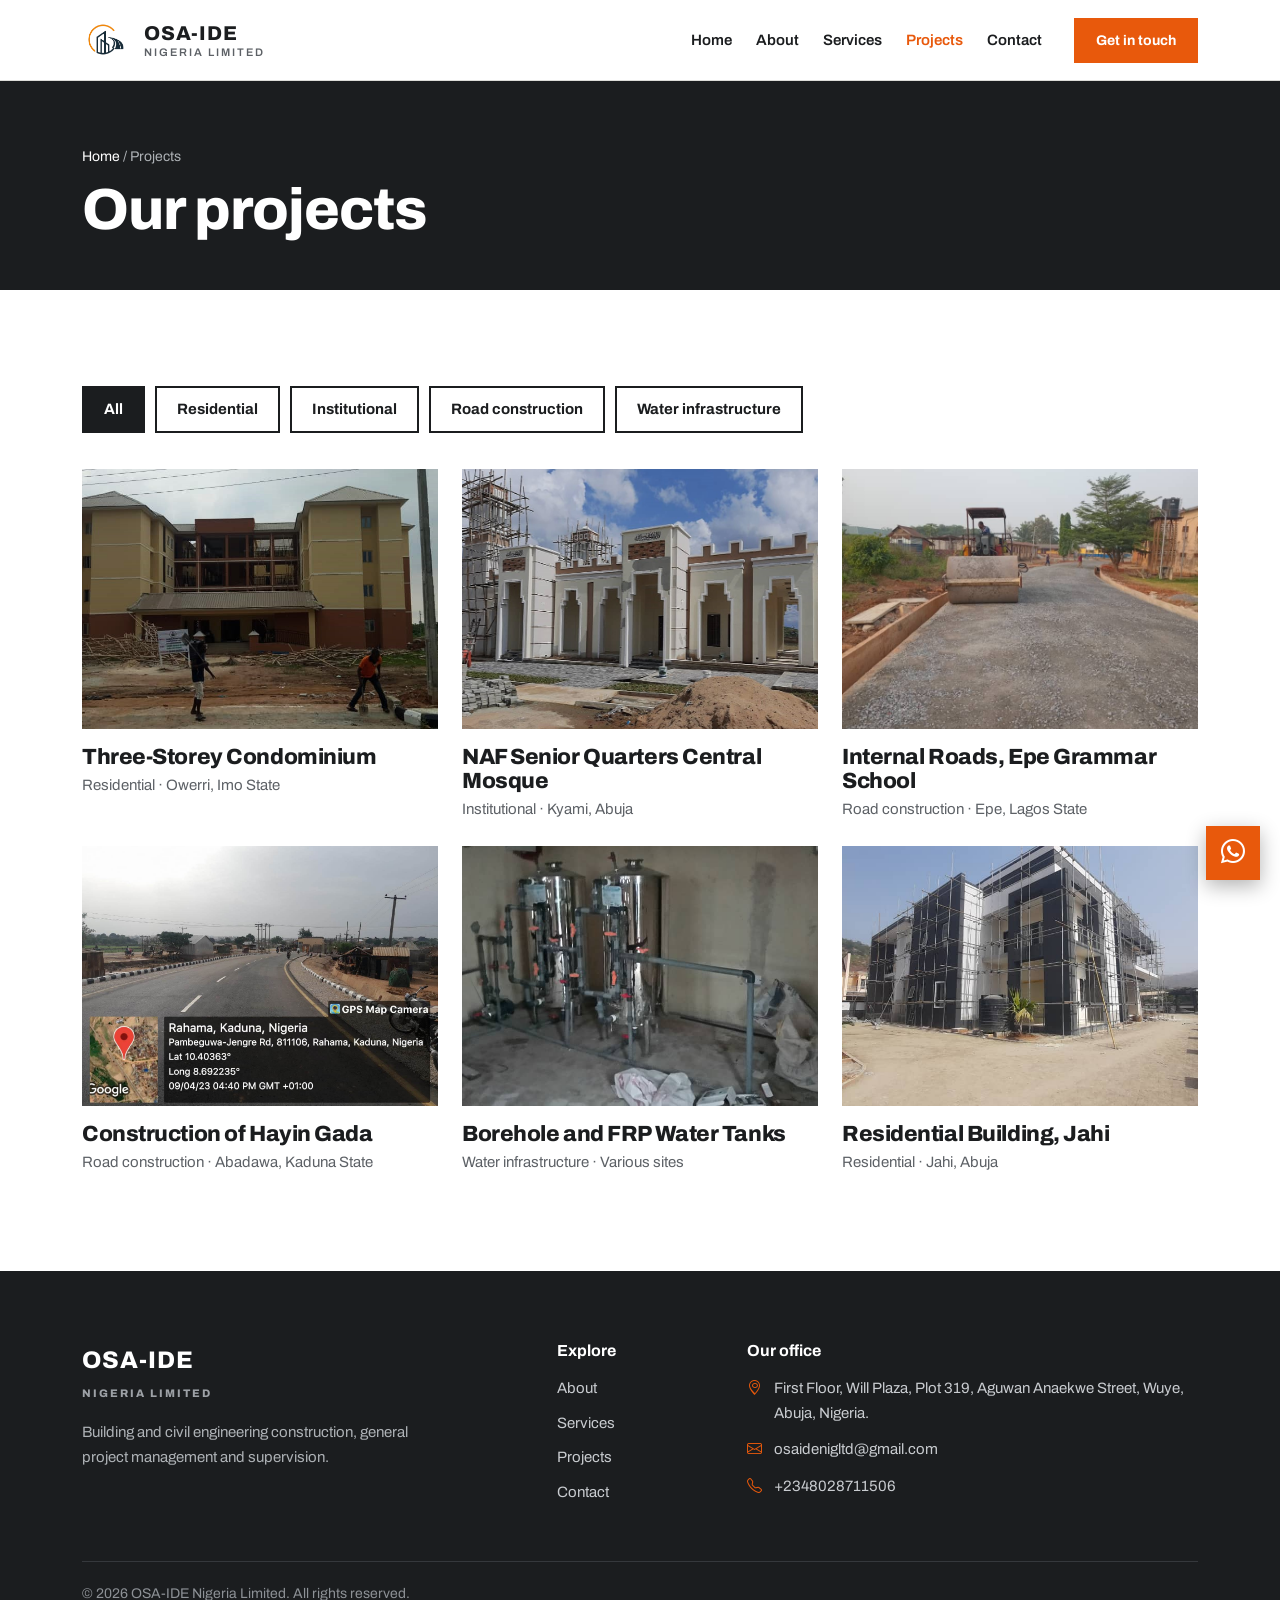
<file: projects.html>
<!DOCTYPE html>
<html lang="en">
<head>
  <meta charset="UTF-8">
  <meta name="viewport" content="width=device-width, initial-scale=1.0">
  <title>Projects | OSA-IDE Nigeria Limited</title>
  <meta name="description" content="Residential, institutional, road and water infrastructure projects by OSA-IDE Nigeria Limited.">
  <link rel="icon" href="./IMAGES/LOGO/logo.png">
  <link href="https://cdn.jsdelivr.net/npm/bootstrap@5.3.3/dist/css/bootstrap.min.css" rel="stylesheet">
  <link rel="preconnect" href="https://fonts.googleapis.com"><link rel="preconnect" href="https://fonts.gstatic.com" crossorigin>
  <link href="https://fonts.googleapis.com/css2?family=Archivo:wght@400;500;600;700;800&display=swap" rel="stylesheet">
  <link rel="stylesheet" href="https://cdn.jsdelivr.net/npm/bootstrap-icons@1.11.3/font/bootstrap-icons.min.css">
  <link rel="stylesheet" href="style.css">
  <link rel="stylesheet" href="project.css">
</head>
<body>
  <nav class="navbar navbar-expand-lg site-navbar sticky-top" aria-label="Main">
    <div class="container">
      <a class="navbar-brand d-flex align-items-center gap-3" href="index.html">
        <img src="./IMAGES/LOGO/logo.png" alt="OSA-IDE logo" class="brand-logo" width="46" height="46">
        <span class="brand-name">OSA-IDE<small>NIGERIA LIMITED</small></span>
      </a>
      <button class="navbar-toggler" type="button" data-bs-toggle="collapse" data-bs-target="#mainNav" aria-controls="mainNav" aria-expanded="false" aria-label="Toggle navigation"><span class="navbar-toggler-icon"></span></button>
      <div class="collapse navbar-collapse" id="mainNav">
        <ul class="navbar-nav ms-auto align-items-lg-center gap-lg-4">
          <li class="nav-item"><a class="nav-link" href="index.html">Home</a></li>
          <li class="nav-item"><a class="nav-link" href="about.html">About</a></li>
          <li class="nav-item"><a class="nav-link" href="services.html">Services</a></li>
          <li class="nav-item"><a class="nav-link active" href="projects.html" aria-current="page">Projects</a></li>
          <li class="nav-item"><a class="nav-link" href="contact.html">Contact</a></li>
          <li class="nav-item ms-lg-2"><a href="contact.html" class="btn btn-orange nav-cta">Get in touch</a></li>
        </ul>
      </div>
    </div>
  </nav>

  <header class="page-head"><div class="container"><div class="crumbs"><a href="index.html">Home</a> / Projects</div><h1>Our projects</h1></div></header>
  <main class="pad"><div class="container">
    <div class="filters" id="filters" role="group" aria-label="Filter projects"></div>
    <div class="row g-4" id="grid"></div>
  </div></main>
  <footer class="site-footer"><div class="container">
    <div class="row gy-5">
      <div class="col-lg-5"><a class="footer-brand" href="index.html">OSA-IDE<span>NIGERIA LIMITED</span></a>
        <p class="d">Building and civil engineering construction, general project management and supervision.</p></div>
      <div class="col-6 col-lg-2 footer-links"><h4>Explore</h4><a href="about.html">About</a><a href="services.html">Services</a><a href="projects.html">Projects</a><a href="contact.html">Contact</a></div>
      <div class="col-6 col-lg-5"><h4>Our office</h4>
        <p class="footer-contact"><i class="bi bi-geo-alt" aria-hidden="true"></i><span>First Floor, Will Plaza, Plot 319, Aguwan Anaekwe Street, Wuye, Abuja, Nigeria.</span></p>
        <p class="footer-contact js-email"><i class="bi bi-envelope" aria-hidden="true"></i><a href="#"></a></p>
        <p class="footer-contact js-phone"><i class="bi bi-telephone" aria-hidden="true"></i><a href="#"></a></p>
      </div>
    </div>
    <div class="footer-bottom">&copy; <span class="js-year">2026</span> OSA-IDE Nigeria Limited. All rights reserved.</div>
  </div></footer>
  <a href="contact.html" class="floating-contact" aria-label="Contact OSA-IDE"><i class="bi bi-chat-dots"></i></a>

  <script src="https://cdn.jsdelivr.net/npm/bootstrap@5.3.3/dist/js/bootstrap.bundle.min.js"></script>
  <script src="https://cdn.jsdelivr.net/npm/bootstrap@5.3.3/dist/js/bootstrap.bundle.min.js"></script>
  <script src="js/projects.js"></script>
  <script>
  PROJECTS_READY.then(function(){
    var cats=["All"].concat(PROJECTS.map(function(p){return p.category}).filter(function(c,i,a){return a.indexOf(c)===i}));
    var f=document.getElementById("filters"),g=document.getElementById("grid");
    function draw(c){
      g.innerHTML=PROJECTS.filter(function(p){return c==="All"||p.category===c}).map(function(p){
        return '<div class="col-md-6 col-lg-4"><a class="pcard" href="project.html?p='+p.id+'"><div class="ph" data-path="'+p.images[0]+'"><img src="'+p.images[0]+'" alt="'+p.title+'" loading="lazy" onerror="this.classList.add(\'img-missing\')"></div><h3>'+p.title+'</h3><p>'+p.category+(p.location?" · "+p.location:"")+'</p></a></div>';}).join("");
      f.querySelectorAll("button").forEach(function(b){b.classList.toggle("on",b.textContent===c)});
    }
    cats.forEach(function(c){var b=document.createElement("button");b.type="button";b.textContent=c;b.onclick=function(){draw(c)};f.appendChild(b)});
    draw("All");
  });
  </script>
  <script src="js/script.js"></script>
</body>
</html>
</file>
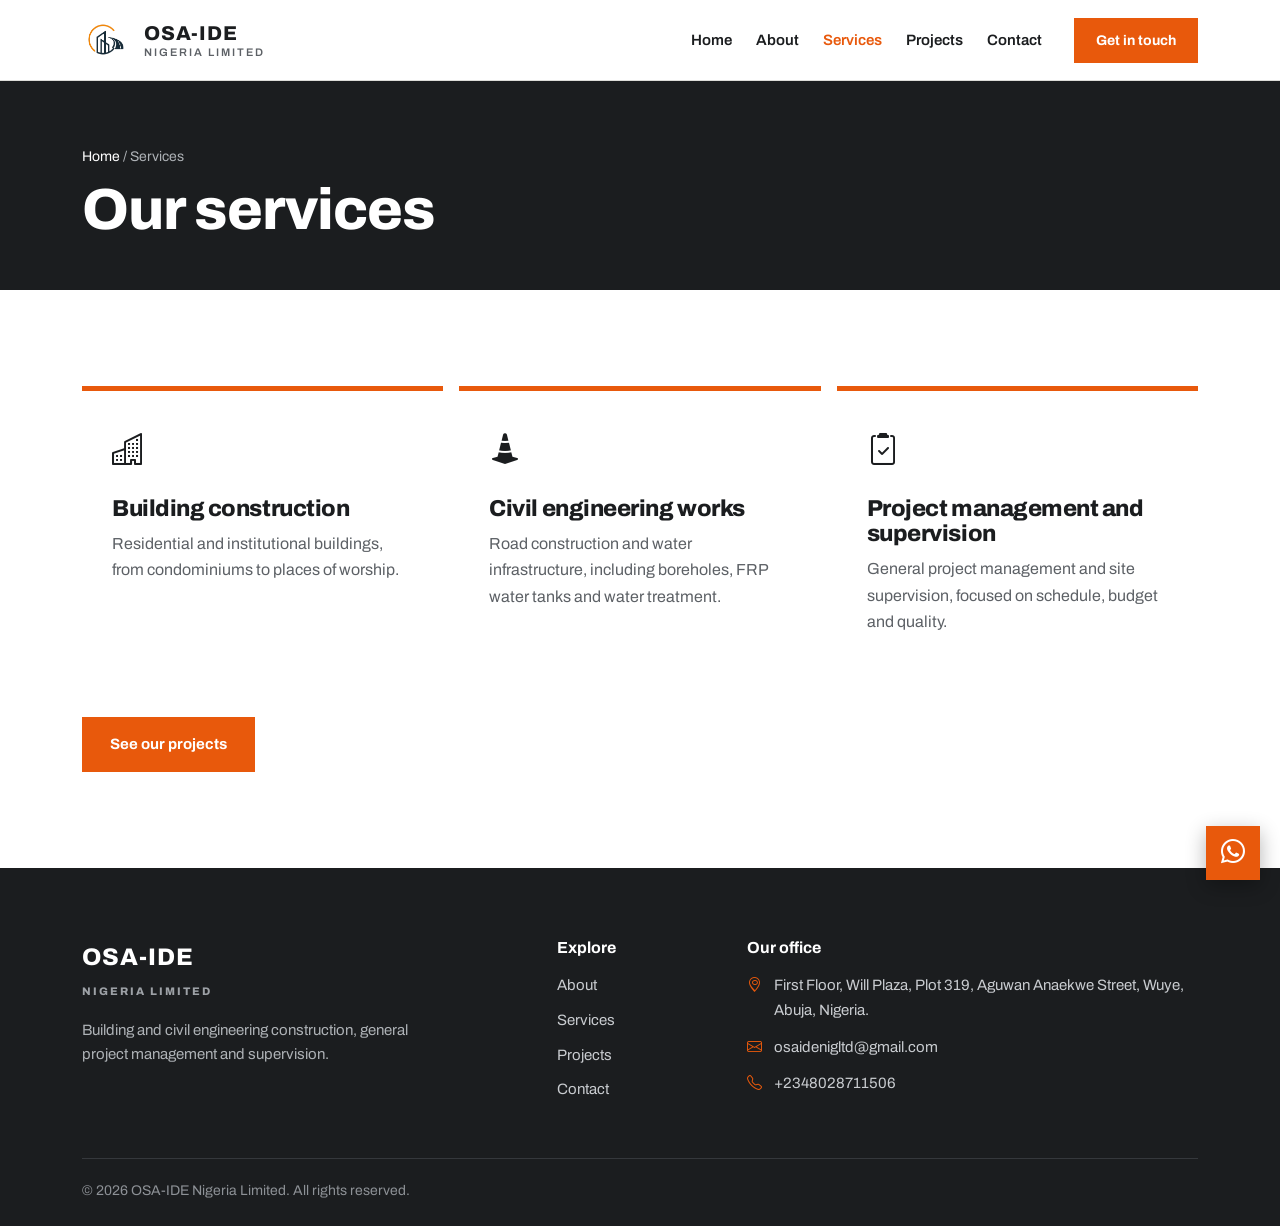
<file: services.html>
<!DOCTYPE html>
<html lang="en">
<head>
  <meta charset="UTF-8">
  <meta name="viewport" content="width=device-width, initial-scale=1.0">
  <title>Services | OSA-IDE Nigeria Limited</title>
  <meta name="description" content="Building construction, civil engineering works and project management by OSA-IDE Nigeria Limited in Abuja.">
  <link rel="icon" href="./IMAGES/LOGO/logo.png">
  <link href="https://cdn.jsdelivr.net/npm/bootstrap@5.3.3/dist/css/bootstrap.min.css" rel="stylesheet">
  <link rel="preconnect" href="https://fonts.googleapis.com"><link rel="preconnect" href="https://fonts.gstatic.com" crossorigin>
  <link href="https://fonts.googleapis.com/css2?family=Archivo:wght@400;500;600;700;800&display=swap" rel="stylesheet">
  <link rel="stylesheet" href="https://cdn.jsdelivr.net/npm/bootstrap-icons@1.11.3/font/bootstrap-icons.min.css">
  <link rel="stylesheet" href="style.css">
  <link rel="stylesheet" href="project.css">
</head>
<body>
  <nav class="navbar navbar-expand-lg site-navbar sticky-top" aria-label="Main">
    <div class="container">
      <a class="navbar-brand d-flex align-items-center gap-3" href="index.html">
        <img src="./IMAGES/LOGO/logo.png" alt="OSA-IDE logo" class="brand-logo" width="46" height="46">
        <span class="brand-name">OSA-IDE<small>NIGERIA LIMITED</small></span>
      </a>
      <button class="navbar-toggler" type="button" data-bs-toggle="collapse" data-bs-target="#mainNav" aria-controls="mainNav" aria-expanded="false" aria-label="Toggle navigation"><span class="navbar-toggler-icon"></span></button>
      <div class="collapse navbar-collapse" id="mainNav">
        <ul class="navbar-nav ms-auto align-items-lg-center gap-lg-4">
          <li class="nav-item"><a class="nav-link" href="index.html">Home</a></li>
          <li class="nav-item"><a class="nav-link" href="about.html">About</a></li>
          <li class="nav-item"><a class="nav-link active" href="services.html" aria-current="page">Services</a></li>
          <li class="nav-item"><a class="nav-link" href="projects.html">Projects</a></li>
          <li class="nav-item"><a class="nav-link" href="contact.html">Contact</a></li>
          <li class="nav-item ms-lg-2"><a href="contact.html" class="btn btn-orange nav-cta">Get in touch</a></li>
        </ul>
      </div>
    </div>
  </nav>

  <header class="page-head"><div class="container"><div class="crumbs"><a href="index.html">Home</a> / Services</div><h1>Our services</h1></div></header>
  <main class="pad"><div class="container">
    <!-- DRAFT LIST: confirm with your dad and add any services he offers. -->
    <div class="row g-3"><div class="col-md-4"><div class="service"><i class="bi bi-buildings" aria-hidden="true"></i><h3>Building construction</h3><p>Residential and institutional buildings, from condominiums to places of worship.</p></div></div><div class="col-md-4"><div class="service"><i class="bi bi-cone-striped" aria-hidden="true"></i><h3>Civil engineering works</h3><p>Road construction and water infrastructure, including boreholes, FRP water tanks and water treatment.</p></div></div><div class="col-md-4"><div class="service"><i class="bi bi-clipboard2-check" aria-hidden="true"></i><h3>Project management and supervision</h3><p>General project management and site supervision, focused on schedule, budget and quality.</p></div></div></div>
    <div class="mt-5"><a href="projects.html" class="btn btn-orange btn-lg">See our projects</a></div>
  </div></main>
  <footer class="site-footer"><div class="container">
    <div class="row gy-5">
      <div class="col-lg-5"><a class="footer-brand" href="index.html">OSA-IDE<span>NIGERIA LIMITED</span></a>
        <p class="d">Building and civil engineering construction, general project management and supervision.</p></div>
      <div class="col-6 col-lg-2 footer-links"><h4>Explore</h4><a href="about.html">About</a><a href="services.html">Services</a><a href="projects.html">Projects</a><a href="contact.html">Contact</a></div>
      <div class="col-6 col-lg-5"><h4>Our office</h4>
        <p class="footer-contact"><i class="bi bi-geo-alt" aria-hidden="true"></i><span>First Floor, Will Plaza, Plot 319, Aguwan Anaekwe Street, Wuye, Abuja, Nigeria.</span></p>
        <p class="footer-contact js-email"><i class="bi bi-envelope" aria-hidden="true"></i><a href="#"></a></p>
        <p class="footer-contact js-phone"><i class="bi bi-telephone" aria-hidden="true"></i><a href="#"></a></p>
      </div>
    </div>
    <div class="footer-bottom">&copy; <span class="js-year">2026</span> OSA-IDE Nigeria Limited. All rights reserved.</div>
  </div></footer>
  <a href="contact.html" class="floating-contact" aria-label="Contact OSA-IDE"><i class="bi bi-chat-dots"></i></a>

  <script src="https://cdn.jsdelivr.net/npm/bootstrap@5.3.3/dist/js/bootstrap.bundle.min.js"></script>
  <script src="https://cdn.jsdelivr.net/npm/bootstrap@5.3.3/dist/js/bootstrap.bundle.min.js"></script>
  <script src="js/script.js"></script>
</body>
</html>
</file>
<file: style.css>
/* OSA-IDE NIGERIA LIMITED - stylesheet (concrete grey, white, safety orange) */
:root {
  --orange: #e8590c;
  --orange-dark: #c24a08;
  --ink: #1b1d1f;
  --grey: #f1f1ef;
  --mid: #5d6166;
  --line: #dcdcd8;
  --font: "Archivo", system-ui, sans-serif;
}

html {
  scroll-behavior: smooth;
}

body {
  font-family: var(--font);
  color: var(--ink);
  background: #fff;
  font-size: 17px;
  line-height: 1.65;
}

a {
  text-decoration: none;
}

:focus-visible {
  outline: 3px solid var(--orange);
  outline-offset: 3px;
}

@media (prefers-reduced-motion: reduce) {
  html {
    scroll-behavior: auto;
  }
  * {
    transition: none !important;
  }
}

h1, h2, h3 {
  font-weight: 800;
  letter-spacing: -.02em;
  line-height: 1.1;
}


/* nav */
.site-navbar {
  background: #fff;
  border-bottom: 1px solid var(--line);
  padding: 12px 0;
  z-index: 1000;
}

.brand-logo {
  width: 46px;
  height: 46px;
  object-fit: contain;
}

.brand-name {
  color: var(--ink);
  font-weight: 800;
  font-size: 20px;
  letter-spacing: .04em;
  line-height: 1;
}

.brand-name small {
  display: block;
  color: var(--mid);
  font-size: 11px;
  font-weight: 600;
  letter-spacing: .18em;
  margin-top: 4px;
}

.navbar-nav .nav-link {
  color: var(--ink);
  font-size: 15px;
  font-weight: 600;
  padding: 10px 0 !important;
}

.navbar-nav .nav-link:hover,
.navbar-nav .nav-link.active {
  color: var(--orange);
}

.navbar-toggler {
  border: 0;
  box-shadow: none !important;
}

.btn {
  border-radius: 0;
  font-weight: 700;
  font-size: 15px;
  padding: 14px 26px;
}

.btn-orange {
  background: var(--orange);
  border: 2px solid var(--orange);
  color: #fff;
}

.btn-orange:hover {
  background: var(--orange-dark);
  border-color: var(--orange-dark);
  color: #fff;
}

.btn-line {
  border: 2px solid #fff;
  color: #fff;
}

.btn-line:hover {
  background: #fff;
  color: var(--ink);
}

.nav-cta {
  padding: 10px 20px;
  font-size: 14px;
}


/* hero: photo layer (images/hero.jpg) over a concrete-grey fallback */
.hero {
  min-height: calc(100vh - 71px);
  min-height: calc(100svh - 71px);
  display: flex;
  align-items: flex-end;
  color: #fff;
  background:
    linear-gradient(0deg, rgba(15,16,18,.88) 0%, rgba(15,16,18,.45) 55%, rgba(15,16,18,.25) 100%),
    url("./IMAGES/tractor.jpg") center/cover no-repeat,
    #34383c;
}

.hero-inner {
  padding: 90px 12px 70px;
}

.hero h1 {
  font-size: clamp(40px, 7vw, 88px);
  max-width: 12em;
  margin-bottom: 22px;
}

.hero h1 b {
  color: var(--orange);
  font-weight: 800;
}

.hero p {
  max-width: 560px;
  font-size: 19px;
  color: #e6e7e8;
}

.hero-note {
  position: absolute;
  top: 96px;
  right: 20px;
  font-size: 12px;
  color: #aeb2b6;
}


/* stats */
.stats {
  background: var(--ink);
  color: #fff;
}

.stat {
  padding: 30px 24px;
  border-right: 1px solid #35383c;
  height: 100%;
}

.stat strong {
  display: block;
  font-size: 46px;
  font-weight: 800;
  color: var(--orange);
  line-height: 1;
}

.stat span {
  font-size: 15px;
  color: #c9ccd0;
}

.stats .col-6:last-child .stat,
.stats .col-lg-3:last-child .stat {
  border-right: 0;
}


/* sections */
.pad {
  padding: 96px 0;
}

.bg-grey {
  background: var(--grey);
}

.label {
  color: var(--orange);
  font-weight: 700;
  font-size: 15px;
  margin-bottom: 12px;
}

.title {
  font-size: clamp(30px, 4vw, 48px);
  margin-bottom: 20px;
}

.lead-copy {
  color: var(--mid);
  max-width: 600px;
}

.more {
  display: inline-block;
  margin-top: 14px;
  color: var(--ink);
  font-weight: 700;
  border-bottom: 3px solid var(--orange);
  padding-bottom: 3px;
}

.more:hover {
  color: var(--orange);
}


/* image placeholders (dashed box naming the file) */
.ph {
  position: relative;
  background: #d9d9d5;
  overflow: hidden;
}

.ph::before {
  content: "Place photo here:\A" attr(data-path);
  white-space: pre;
  position: absolute;
  inset: 14px;
  display: grid;
  place-items: center;
  text-align: center;
  border: 2px dashed #a3a39d;
  color: #55585c;
  font-size: 14px;
  line-height: 1.6;
  z-index: 0;
}

.ph > img {
  position: relative;
  z-index: 1;
}

.img-missing {
  visibility: hidden;
}

.intro-img {
  height: 460px;
}

.intro-img img {
  width: 100%;
  height: 100%;
  object-fit: cover;
  display: block;
}


/* services */
.service {
  height: 100%;
  background: #fff;
  padding: 34px 30px;
  border-top: 5px solid var(--orange);
}

.service i {
  font-size: 32px;
  color: var(--ink);
  display: block;
  margin-bottom: 18px;
}

.service h3 {
  font-size: 23px;
  margin-bottom: 10px;
}

.service p {
  color: var(--mid);
  font-size: 16px;
  margin: 0;
}


/* project rows with sliders */
.project {
  padding: 56px 0;
  border-top: 1px solid var(--line);
}

.project:first-of-type {
  border-top: 0;
}

.project .carousel-item {
  height: 420px;
}

.project .carousel-item img {
  width: 100%;
  height: 100%;
  object-fit: cover;
  display: block;
}

.project .carousel-control-prev,
.project .carousel-control-next {
  width: 54px;
  opacity: 1;
}

.project .carousel-control-prev-icon,
.project .carousel-control-next-icon {
  background-color: var(--ink);
  background-size: 50%;
  width: 44px;
  height: 44px;
}

.project .carousel-control-prev-icon:hover,
.project .carousel-control-next-icon:hover {
  background-color: var(--orange);
}

.tag {
  display: inline-block;
  background: var(--ink);
  color: #fff;
  font-size: 13px;
  font-weight: 700;
  padding: 5px 12px;
  margin-bottom: 16px;
}

.project h3 {
  font-size: clamp(26px, 3vw, 36px);
  margin-bottom: 6px;
}

.project .where {
  color: var(--mid);
  margin-bottom: 16px;
}


/* standards + cta */
.standard {
  padding: 22px 0;
  border-bottom: 1px solid var(--line);
}

.standard:first-child {
  border-top: 1px solid var(--line);
}

.standard h3 {
  font-size: 21px;
  margin-bottom: 5px;
}

.standard p {
  color: var(--mid);
  font-size: 16px;
  margin: 0;
}

.cta {
  background: var(--orange);
  color: #fff;
  padding: 70px 0;
}

.cta h2 {
  font-size: clamp(30px, 4.4vw, 52px);
  margin-bottom: 10px;
}

.cta p {
  margin: 0;
  font-size: 18px;
}

.btn-dark2 {
  background: var(--ink);
  border: 2px solid var(--ink);
  color: #fff;
}

.btn-dark2:hover {
  background: #000;
  color: #fff;
}


/* footer */
.site-footer {
  background: var(--ink);
  color: #c9ccd0;
  padding: 70px 0 24px;
}

.footer-brand {
  color: #fff;
  font-size: 24px;
  font-weight: 800;
  letter-spacing: .04em;
}

.footer-brand span {
  display: block;
  font-size: 11px;
  letter-spacing: .18em;
  color: #9da1a6;
  margin-top: 4px;
}

.site-footer p.d {
  font-size: 15px;
  color: #aeb2b6;
  max-width: 340px;
  margin-top: 18px;
}

.site-footer h4 {
  color: #fff;
  font-size: 16px;
  font-weight: 700;
  margin-bottom: 16px;
}

.footer-links a {
  display: block;
  color: #c9ccd0;
  font-size: 15px;
  margin-bottom: 10px;
}

.site-footer a:hover {
  color: var(--orange);
}

.footer-contact {
  display: flex;
  gap: 12px;
  font-size: 15px;
  margin-bottom: 12px;
}

.footer-contact[hidden] {
  display: none;
}

.footer-contact i {
  color: var(--orange);
}

.footer-contact a {
  color: inherit;
}

.footer-bottom {
  border-top: 1px solid #35383c;
  margin-top: 46px;
  padding-top: 20px;
  font-size: 14px;
  color: #8d9196;
}

.floating-contact {
  position: fixed;
  z-index: 900;
  right: 20px;
  bottom: 20px;
  width: 54px;
  height: 54px;
  display: grid;
  place-items: center;
  background: var(--orange);
  color: #fff;
  font-size: 24px;
  box-shadow: 0 6px 20px rgba(0,0,0,.3);
}

.floating-contact:hover {
  background: var(--orange-dark);
  color: #fff;
}


/* responsive */
@media (max-width: 991.98px) {
  .pad {
    padding: 72px 0;
  }
  .project .carousel-item {
    height: 340px;
  }
}

@media (max-width: 767.98px) {
  body {
    font-size: 16px;
  }
  .pad {
    padding: 56px 0;
  }
  .hero p {
    font-size: 17px;
  }
  .hero-note {
    display: none;
  }
  .intro-img {
    height: 300px;
  }
  .project {
    padding: 40px 0;
  }
  .project .carousel-item {
    height: 260px;
  }
  .stat {
    padding: 22px 16px;
  }
  .stat strong {
    font-size: 36px;
  }
  .stats .col-6:nth-child(2) .stat {
    border-right: 0;
  }
}
</file>
<file: project.css>
/* Extra styles for project.html. Loads AFTER style.css. */
.page-head {
  background: var(--ink);
  color: #fff;
  padding: 64px 0 48px;
}

.page-head h1 {
  font-size: clamp(32px, 5vw, 58px);
  max-width: 16em;
  margin: 10px 0 0;
}

.crumbs {
  font-size: 14px;
  color: #aeb2b6;
}

.crumbs a {
  color: #fff;
}

.crumbs a:hover {
  color: var(--orange);
}

.gallery .carousel-item {
  height: 540px;
}

.gallery .carousel-item img {
  width: 100%;
  height: 100%;
  object-fit: cover;
  display: block;
}

.gallery .carousel-control-prev,
.gallery .carousel-control-next {
  width: 60px;
  opacity: 1;
}

.gallery .carousel-control-prev-icon,
.gallery .carousel-control-next-icon {
  background-color: var(--ink);
  background-size: 50%;
  width: 46px;
  height: 46px;
}

.thumbs {
  display: grid;
  grid-template-columns: repeat(5, 1fr);
  gap: 8px;
  margin-top: 8px;
}

.thumbs button {
  border: 0;
  padding: 0;
  height: 90px;
  background: #d9d9d5;
  opacity: .65;
  border-bottom: 4px solid transparent;
}

.thumbs button.active {
  opacity: 1;
  border-color: var(--orange);
}

.thumbs img {
  width: 100%;
  height: 100%;
  object-fit: cover;
  display: block;
}

.facts {
  width: 100%;
  border-collapse: collapse;
}

.facts th,
.facts td {
  padding: 14px 0;
  border-bottom: 1px solid var(--line);
  vertical-align: top;
  text-align: left;
}

.facts th {
  width: 38%;
  font-size: 14px;
  color: var(--mid);
  font-weight: 600;
}

.facts td {
  font-weight: 600;
}

.next-link {
  display: block;
  padding: 26px 0;
  border-top: 1px solid var(--line);
  color: var(--ink);
}

.next-link small {
  display: block;
  color: var(--mid);
}

.next-link strong {
  font-size: 22px;
}

.next-link:hover strong {
  color: var(--orange);
}

@media (max-width: 767.98px) {
  .gallery .carousel-item {
    height: 300px;
  }
  .thumbs button {
    height: 54px;
  }
}

/* Extra styles for project.html. Loads AFTER style.css. */
.page-head{background:var(--ink);color:#fff;padding:64px 0 48px}
.page-head h1{font-size:clamp(32px,5vw,58px);max-width:16em;margin:10px 0 0}
.crumbs{font-size:14px;color:#aeb2b6}.crumbs a{color:#fff}.crumbs a:hover{color:var(--orange)}
.gallery .carousel-item{height:540px}
.gallery .carousel-item img{width:100%;height:100%;object-fit:cover;display:block}
.gallery .carousel-control-prev,.gallery .carousel-control-next{width:60px;opacity:1}
.gallery .carousel-control-prev-icon,.gallery .carousel-control-next-icon{background-color:var(--ink);background-size:50%;width:46px;height:46px}
.thumbs{display:grid;grid-template-columns:repeat(5,1fr);gap:8px;margin-top:8px}
.thumbs button{border:0;padding:0;height:90px;background:#d9d9d5;opacity:.65;border-bottom:4px solid transparent}
.thumbs button.active{opacity:1;border-color:var(--orange)}
.thumbs img{width:100%;height:100%;object-fit:cover;display:block}
.facts{width:100%;border-collapse:collapse}
.facts th,.facts td{padding:14px 0;border-bottom:1px solid var(--line);vertical-align:top;text-align:left}
.facts th{width:38%;font-size:14px;color:var(--mid);font-weight:600}
.facts td{font-weight:600}
.next-link{display:block;padding:26px 0;border-top:1px solid var(--line);color:var(--ink)}
.next-link small{display:block;color:var(--mid)}.next-link strong{font-size:22px}.next-link:hover strong{color:var(--orange)}
@media(max-width:767.98px){.gallery .carousel-item{height:300px}.thumbs button{height:54px}}

/* projects page: filters + cards; inner pages */
.filters{display:flex;flex-wrap:wrap;gap:10px;margin-bottom:36px}
.filters button{border:2px solid var(--ink);background:#fff;color:var(--ink);font-weight:700;font-size:15px;padding:9px 20px}
.filters button:hover{border-color:var(--orange);color:var(--orange)}
.filters button.on{background:var(--ink);color:#fff}
.pcard{display:block;color:var(--ink);height:100%}
.pcard .ph{height:260px}
.pcard img{width:100%;height:100%;object-fit:cover;display:block;transition:transform .4s}
.pcard:hover img{transform:scale(1.04)}
.pcard h3{font-size:22px;margin:16px 0 4px}
.pcard:hover h3{color:var(--orange)}
.pcard p{color:var(--mid);margin:0;font-size:15px}
.timeline{border-left:3px solid var(--orange);padding-left:24px}
.timeline div{margin-bottom:26px}.timeline strong{display:block;font-size:30px;font-weight:800}
.contact-card{background:var(--grey);padding:34px}
.contact-card .footer-contact{color:var(--ink)}
.form-control{border-radius:0;border:2px solid var(--line);padding:12px 14px}
.form-control:focus{border-color:var(--orange);box-shadow:none}
.map{border:0;width:100%;height:380px;display:block}
</file>
